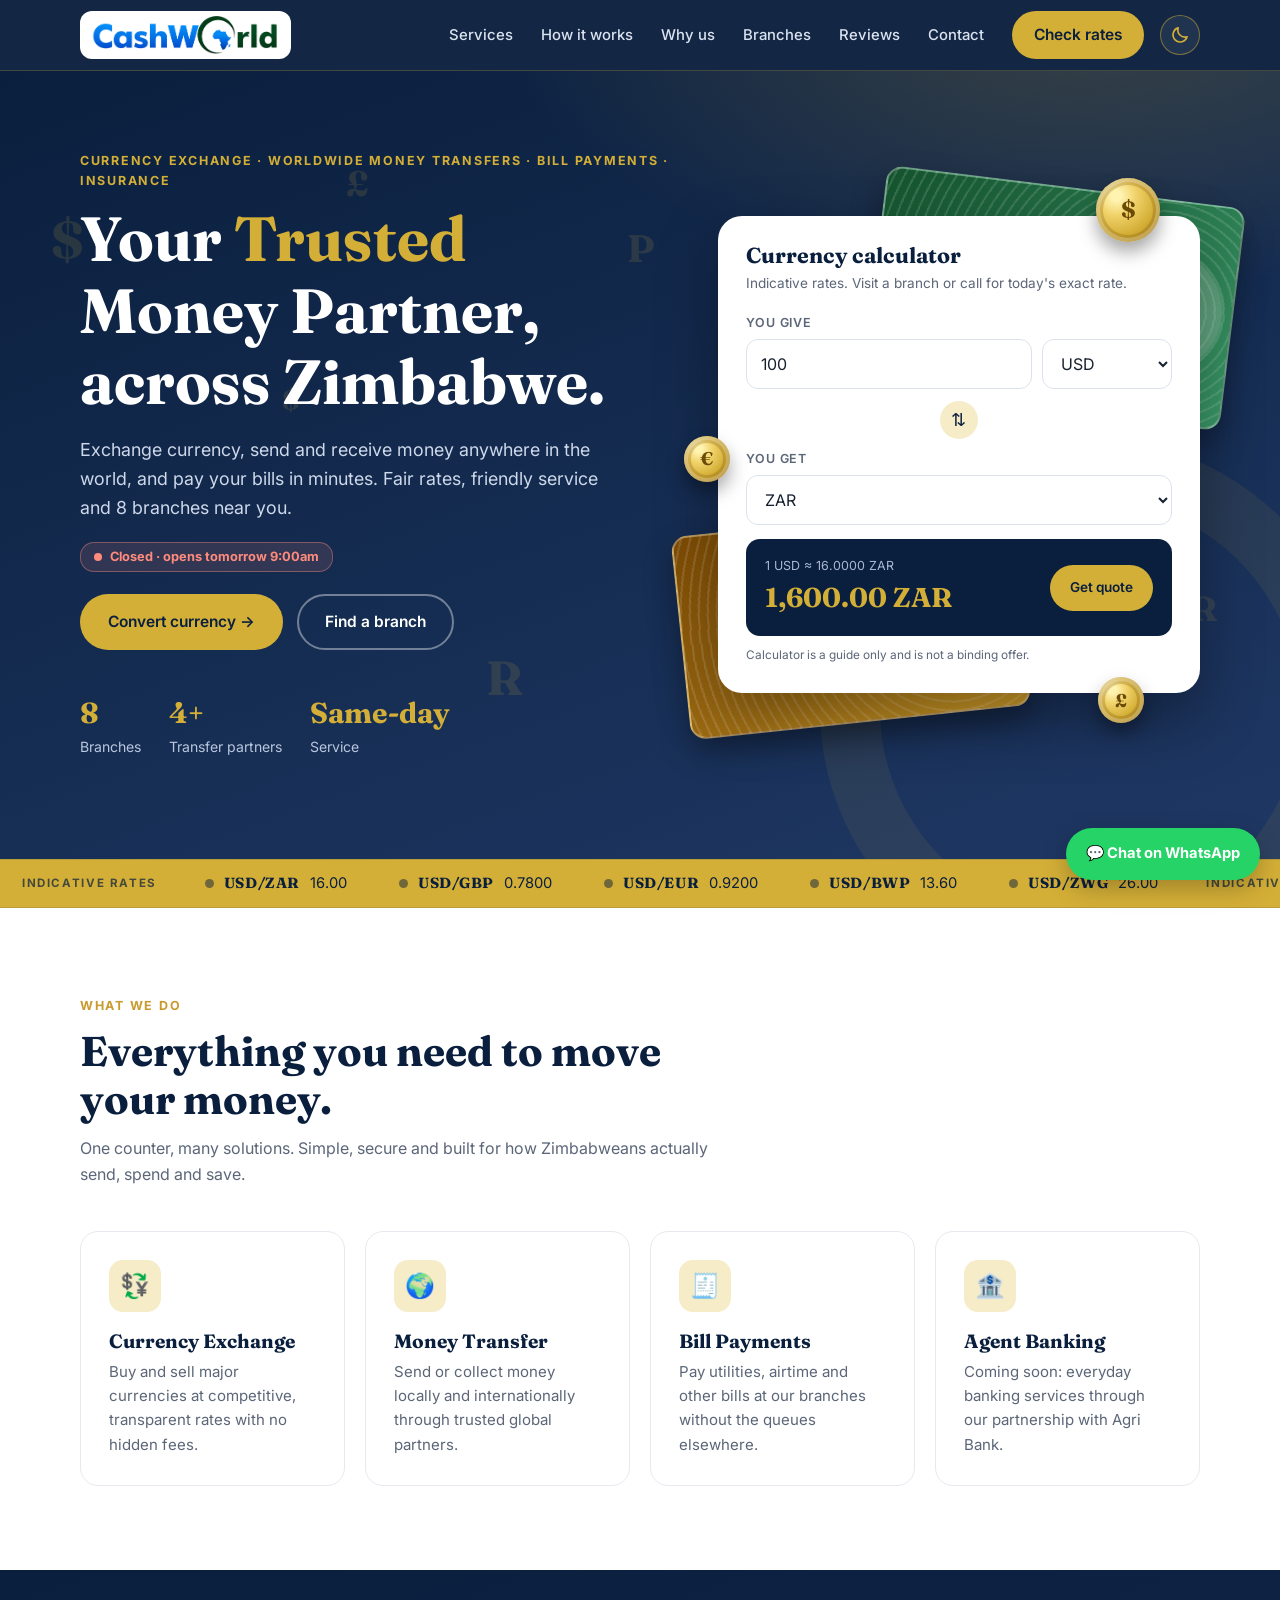
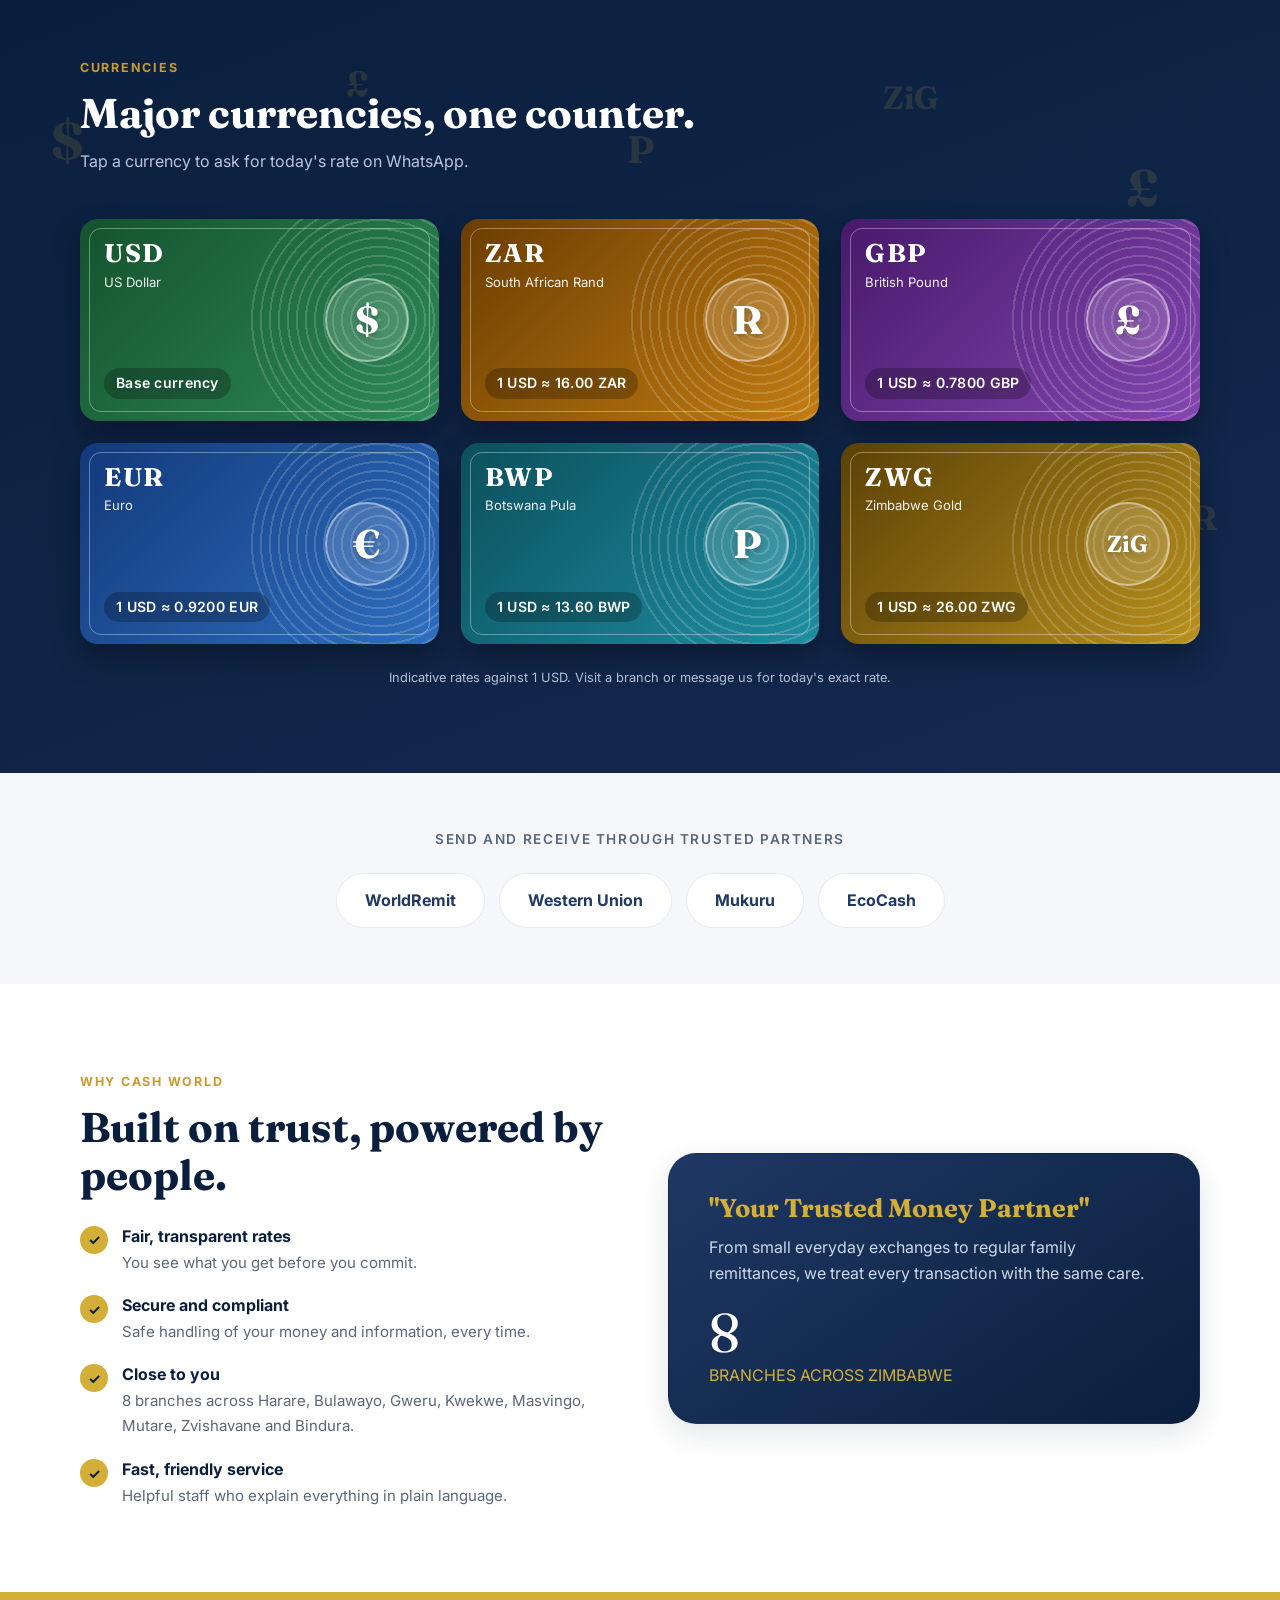
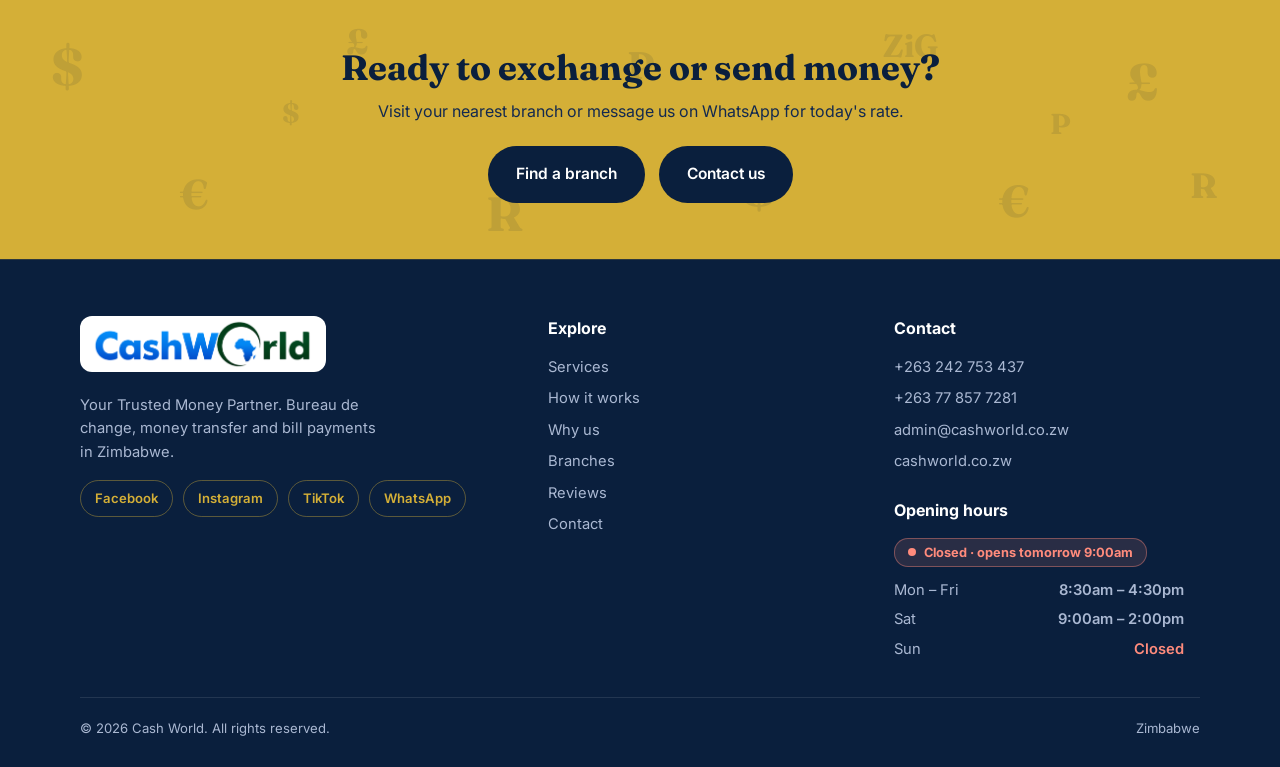
<file: index.html>
<!DOCTYPE html>
<html lang="en">
<head>
<!-- Google tag (gtag.js) -->
<script async src="https://www.googletagmanager.com/gtag/js?id=G-MBRD2YYNVR"></script>
<script>
  window.dataLayer = window.dataLayer || [];
  function gtag(){dataLayer.push(arguments);}
  gtag('js', new Date());
  gtag('config', 'G-MBRD2YYNVR');
</script>

<meta charset="UTF-8">
<meta name="viewport" content="width=device-width, initial-scale=1">
<meta name="color-scheme" content="light dark">
<meta name="theme-color" content="#0A1F3D">
<link rel="icon" href="favicon.ico" sizes="any">
<link rel="icon" type="image/png" sizes="48x48" href="favicon-48.png">
<link rel="icon" type="image/png" sizes="192x192" href="icon-192.png">
<link rel="apple-touch-icon" href="apple-touch-icon.png">
<link rel="canonical" href="https://www.cashworld.co.zw/">
<meta property="og:type" content="website">
<meta property="og:site_name" content="Cash World">
<meta property="og:title" content="Cash World | Currency Exchange &amp; Worldwide Money Transfer">
<meta property="og:description" content="Currency exchange, worldwide money transfers, bill payments and insurance at Cash World, a trusted Zimbabwean bureau de change with branches across the country.">
<meta property="og:url" content="https://www.cashworld.co.zw/">
<meta property="og:image" content="https://www.cashworld.co.zw/images/og-image.png">
<meta name="twitter:card" content="summary_large_image">
<meta name="twitter:image" content="https://www.cashworld.co.zw/images/og-image.png">
<script type="application/ld+json">{"@context": "https://schema.org", "@type": "FinancialService", "@id": "https://www.cashworld.co.zw/#business", "name": "Cash World", "alternateName": ["CashWorld", "Cashworld Bureau"], "url": "https://www.cashworld.co.zw/", "logo": "https://www.cashworld.co.zw/icon-512.png", "image": "https://www.cashworld.co.zw/images/og-image.png", "description": "Zimbabwean bureau de change and money transfer business offering currency exchange, worldwide money transfers, bill payments and insurance services.", "slogan": "Your Trusted Money Partner", "telephone": "+263242753437", "email": "admin@cashworld.co.zw", "address": {"@type": "PostalAddress", "streetAddress": "130, 2nd Avenue, Showgrounds", "addressLocality": "Harare", "addressCountry": "ZW"}, "areaServed": [{"@type": "Country", "name": "Zimbabwe"}, {"@type": "Place", "name": "Worldwide"}], "sameAs": ["https://www.facebook.com/profile.php?id=61559407846797", "https://www.instagram.com/cas.hworld", "https://www.tiktok.com/@cashworldmoneytransfer"], "hasOfferCatalog": {"@type": "OfferCatalog", "name": "Cash World services", "itemListElement": [{"@type": "Offer", "itemOffered": {"@type": "Service", "name": "Currency Exchange", "description": "Buy and sell major currencies at competitive, transparent rates."}}, {"@type": "Offer", "itemOffered": {"@type": "Service", "name": "Money Transfer", "description": "Send or receive money worldwide, locally and internationally, through trusted partners."}}, {"@type": "Offer", "itemOffered": {"@type": "Service", "name": "Bill Payments", "description": "Pay utilities, airtime and other bills at our branches."}}, {"@type": "Offer", "itemOffered": {"@type": "Service", "name": "Insurance Services"}}]}}</script>
<script type="application/ld+json">{"@context": "https://schema.org", "@type": "WebSite", "name": "Cash World", "url": "https://www.cashworld.co.zw/"}</script>
<title>Cash World | Currency Exchange & Worldwide Money Transfer</title>
<meta name="description" content="Currency exchange, worldwide money transfers, bill payments and insurance at Cash World, a trusted Zimbabwean bureau de change with branches across the country.">
<link rel="preconnect" href="https://fonts.googleapis.com">
<link rel="preconnect" href="https://fonts.gstatic.com" crossorigin>
<link href="https://fonts.googleapis.com/css2?family=Fraunces:opsz,wght@9..144,600;9..144,700&family=Inter:wght@400;500;600;700&display=swap" rel="stylesheet">
<script src="js/theme.js"></script>
<link rel="stylesheet" href="css/style.css">
</head>
<body>

<header>
  <div class="wrap nav">
    <a href="index.html" class="logo" aria-label="Cash World home"><img class="logo-img" src="images/ChatGPT Image Jun 30, 2026, 11_26_32 AM (1).png" width="285" height="112" alt="Cash World"></a>
    <nav>
      <button class="theme-toggle" id="themeToggle" type="button" aria-label="Switch to dark mode" title="Switch to dark mode"></button>
      <button class="menu-btn" aria-label="Menu" onclick="document.getElementById('menu').classList.toggle('open')">☰</button>
      <ul id="menu">
        <li><a class="link" href="services.html">Services</a></li>
        <li><a class="link" href="how-it-works.html">How it works</a></li>
        <li><a class="link" href="why-us.html">Why us</a></li>
        <li><a class="link" href="branches.html">Branches</a></li>
        <li><a class="link" href="reviews.html">Reviews</a></li>
        <li><a class="link" href="contact.html">Contact</a></li>
        <li><a class="btn btn-gold" style="padding:10px 20px" href="index.html#rates">Check rates</a></li>
      </ul>
    </nav>
  </div>
</header>

<main id="top">
<section class="hero">
  <div class="wrap hero-grid">
    <div>
      <span class="eyebrow" style="color:var(--gold)">Currency Exchange · Worldwide Money Transfers · Bill Payments · Insurance</span>
      <h1>Your <em>Trusted</em> Money Partner, across Zimbabwe.</h1>
      <p class="lead">Exchange currency, send and receive money anywhere in the world, and pay your bills in minutes. Fair rates, friendly service and 8 branches near you.</p>
      <p class="hero-status"><span class="live-pill" data-open-status></span></p>
      <div class="hero-cta">
        <a class="btn btn-gold" href="#rates">Convert currency →</a>
        <a class="btn btn-ghost" href="branches.html">Find a branch</a>
      </div>
      <div class="trust">
        <div><b>8</b>Branches</div>
        <div><b>4+</b>Transfer partners</div>
        <div><b>Same-day</b>Service</div>
      </div>
    </div>

    <div class="calc-wrap">
      <div class="coin c1" aria-hidden="true">$</div>
      <div class="coin c2" aria-hidden="true">€</div>
      <div class="coin c3" aria-hidden="true">£</div>
    <div class="calc" id="rates">
      <h3>Currency calculator</h3>
      <p class="sub">Indicative rates. Visit a branch or call for today's exact rate.</p>
      <div class="field">
        <label for="amt">You give</label>
        <div class="row">
          <input id="amt" type="number" min="0" value="100" inputmode="decimal">
          <select id="from"></select>
        </div>
      </div>
      <button class="swap" id="swap" aria-label="Swap currencies">⇅</button>
      <div class="field">
        <label for="to">You get</label>
        <div class="row">
          <select id="to" style="max-width:none"></select>
        </div>
      </div>
      <div class="result">
        <div><small id="rateline">Rate</small><strong id="out">0.00</strong></div>
        <a class="btn btn-gold" style="padding:10px 18px;font-size:.85rem" id="waquote" href="#" target="_blank" rel="noopener">Get quote</a>
      </div>
      <p class="disclaimer">Calculator is a guide only and is not a binding offer.</p>
    </div>
    </div>
  </div>
</section>

<div class="ticker" aria-hidden="true"><div class="ticker-track" id="tickerTrack"></div></div>

<section id="services">
  <div class="wrap">
    <div class="section-head reveal">
      <span class="eyebrow">What we do</span>
      <h2>Everything you need to move your money.</h2>
      <p>One counter, many solutions. Simple, secure and built for how Zimbabweans actually send, spend and save.</p>
    </div>
    <div class="grid-4">
      <div class="card reveal"><div class="icon">💱</div><h3>Currency Exchange</h3><p>Buy and sell major currencies at competitive, transparent rates with no hidden fees.</p></div>
      <div class="card reveal"><div class="icon">🌍</div><h3>Money Transfer</h3><p>Send or collect money locally and internationally through trusted global partners.</p></div>
      <div class="card reveal"><div class="icon">🧾</div><h3>Bill Payments</h3><p>Pay utilities, airtime and other bills at our branches without the queues elsewhere.</p></div>
      <div class="card reveal"><div class="icon">🏦</div><h3>Agent Banking</h3><p>Coming soon: everyday banking services through our partnership with Agri Bank.</p></div>
    </div>
  </div>
</section>

<section class="currencies" id="currencies">
  <div class="wrap">
    <div class="section-head reveal">
      <span class="eyebrow">Currencies</span>
      <h2>Major currencies, one counter.</h2>
      <p>Tap a currency to ask for today's rate on WhatsApp.</p>
    </div>
    <div class="note-grid" id="noteGrid"></div>
    <p class="note-disc">Indicative rates against 1 USD. Visit a branch or message us for today's exact rate.</p>
  </div>
</section>

<div class="partners">
  <div class="wrap">
    <p class="t">Send and receive through trusted partners</p>
    <div class="chips">
      <div class="chip">WorldRemit</div>
      <div class="chip">Western Union</div>
      <div class="chip">Mukuru</div>
      <div class="chip">EcoCash</div>
    </div>
  </div>
</div>

<section id="why">
  <div class="wrap why-grid">
    <div class="reveal">
      <span class="eyebrow">Why Cash World</span>
      <h2 style="font-size:clamp(1.8rem,4vw,2.6rem);margin-bottom:24px">Built on trust, powered by people.</h2>
      <ul class="why-list">
        <li><div class="tick">✓</div><div><b>Fair, transparent rates</b><span>You see what you get before you commit.</span></div></li>
        <li><div class="tick">✓</div><div><b>Secure and compliant</b><span>Safe handling of your money and information, every time.</span></div></li>
        <li><div class="tick">✓</div><div><b>Close to you</b><span>8 branches across Harare, Bulawayo, Gweru, Kwekwe, Masvingo, Mutare, Zvishavane and Bindura.</span></div></li>
        <li><div class="tick">✓</div><div><b>Fast, friendly service</b><span>Helpful staff who explain everything in plain language.</span></div></li>
      </ul>
    </div>
    <div class="why-box reveal">
      <h3>"Your Trusted Money Partner"</h3>
      <p>From small everyday exchanges to regular family remittances, we treat every transaction with the same care.</p>
      <div class="big">8<small>BRANCHES ACROSS ZIMBABWE</small></div>
    </div>
  </div>
</section>

<section class="cta-band">
  <div class="wrap">
    <h2>Ready to exchange or send money?</h2>
    <p>Visit your nearest branch or message us on WhatsApp for today's rate.</p>
    <div class="row-btns">
      <a class="btn btn-navy" href="branches.html">Find a branch</a>
      <a class="btn btn-navy" href="contact.html">Contact us</a>
    </div>
  </div>
</section>
</main>

<footer>
  <div class="wrap">
    <div class="f-grid">
      <div>
        <a href="index.html" class="logo logo-foot" aria-label="Cash World home"><img class="logo-img" src="images/ChatGPT Image Jun 30, 2026, 11_26_32 AM (1).png" width="285" height="112" alt="Cash World"></a>
        <p style="margin-top:14px;max-width:300px;font-size:.92rem">Your Trusted Money Partner. Bureau de change, money transfer and bill payments in Zimbabwe.</p>
        <div class="socials">
          <a href="https://www.facebook.com/profile.php?id=61559407846797" target="_blank" rel="noopener" aria-label="Cash World on Facebook">Facebook</a>
          <a href="https://www.instagram.com/cas.hworld?utm_source=ig_web_button_share_sheet&amp;dlrf=ZDNlZDc0MzIxNw==" target="_blank" rel="noopener" aria-label="Cash World on Instagram">Instagram</a>
          <a href="https://www.tiktok.com/@cashworldmoneytransfer?is_from_webapp=1&amp;sender_device=pc" target="_blank" rel="noopener" aria-label="Cash World on TikTok">TikTok</a>
          <a href="https://wa.me/263717471617" target="_blank" rel="noopener">WhatsApp</a>
        </div>
      </div>
      <div><h4>Explore</h4><ul><li><a href="services.html">Services</a></li><li><a href="how-it-works.html">How it works</a></li><li><a href="why-us.html">Why us</a></li><li><a href="branches.html">Branches</a></li><li><a href="reviews.html">Reviews</a></li><li><a href="contact.html">Contact</a></li></ul></div>
      <div><h4>Contact</h4><ul><li>+263 242 753 437</li><li>+263 77 857 7281</li><li>admin@cashworld.co.zw</li><li>cashworld.co.zw</li></ul><h4 class="f-sub">Opening hours</h4><span class="live-pill" data-open-status></span><ul class="hours-list" data-hours></ul></div>
    </div>
    <div class="copy"><span>© <span id="yr"></span> Cash World. All rights reserved.</span><span>Zimbabwe</span></div>
  </div>
</footer>
<a class="wa" href="https://wa.me/263717471617" target="_blank" rel="noopener">💬 Chat on WhatsApp</a>

<script src="js/main.js"></script>
</body>
</html>
</file>
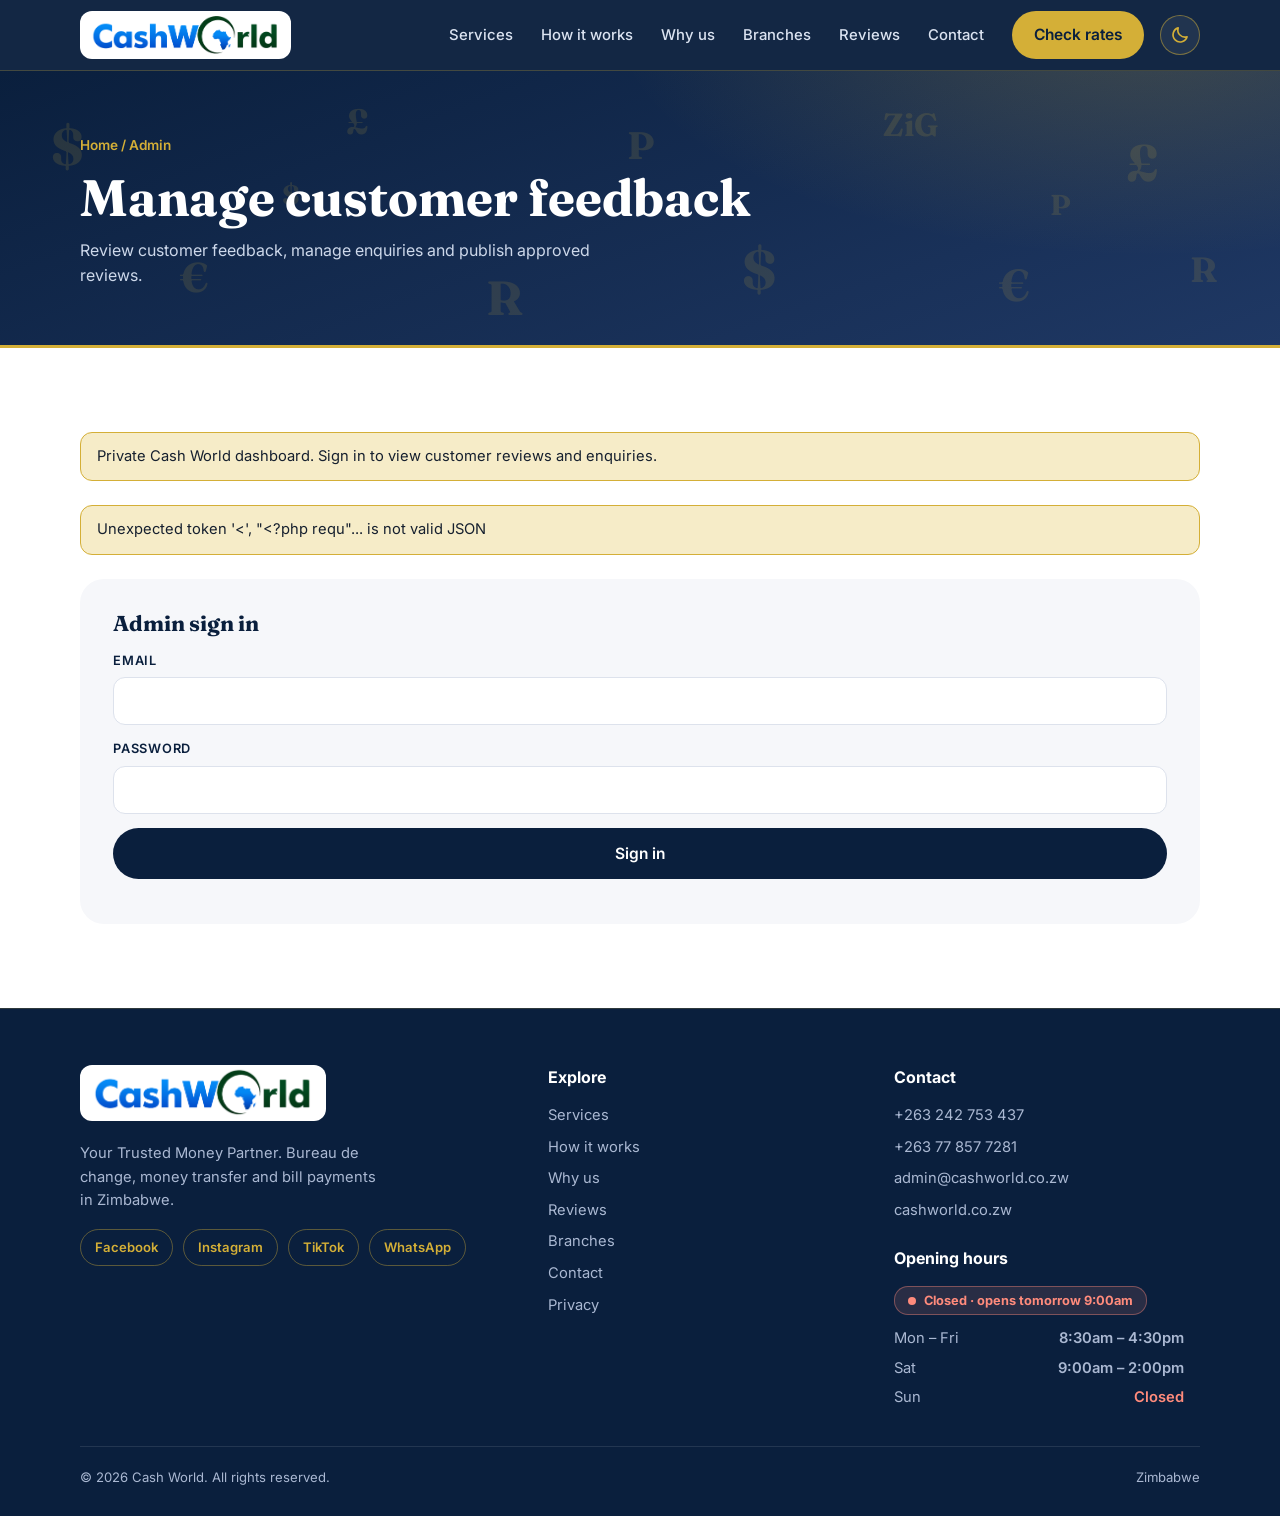
<file: admin.html>
<!DOCTYPE html>
<html lang="en">
<head>
<meta charset="UTF-8">
<meta name="viewport" content="width=device-width, initial-scale=1">
<meta name="color-scheme" content="light dark">
<meta name="theme-color" content="#0A1F3D">
<link rel="icon" href="favicon.ico" sizes="any">
<link rel="icon" type="image/png" sizes="48x48" href="favicon-48.png">
<link rel="icon" type="image/png" sizes="192x192" href="icon-192.png">
<link rel="apple-touch-icon" href="apple-touch-icon.png">
<title>Admin | Cash World</title>
<meta name="description" content="Cash World administration.">
<link rel="preconnect" href="https://fonts.googleapis.com">
<link rel="preconnect" href="https://fonts.gstatic.com" crossorigin>
<link href="https://fonts.googleapis.com/css2?family=Fraunces:opsz,wght@9..144,600;9..144,700&family=Inter:wght@400;500;600;700&display=swap" rel="stylesheet">
<script src="js/theme.js"></script>
<link rel="stylesheet" href="css/style.css">

<meta name="robots" content="noindex, nofollow">
</head>
<body>

<header>
  <div class="wrap nav">
    <a href="index.html" class="logo" aria-label="Cash World home"><img class="logo-img" src="images/ChatGPT Image Jun 30, 2026, 11_26_32 AM (1).png" width="285" height="112" alt="Cash World"></a>
    <nav>
      <button class="theme-toggle" id="themeToggle" type="button" aria-label="Switch to dark mode" title="Switch to dark mode"></button>
      <button class="menu-btn" aria-label="Menu" onclick="document.getElementById('menu').classList.toggle('open')">☰</button>
      <ul id="menu">
        <li><a class="link" href="services.html">Services</a></li>
        <li><a class="link" href="how-it-works.html">How it works</a></li>
        <li><a class="link" href="why-us.html">Why us</a></li>
        <li><a class="link" href="branches.html">Branches</a></li>
        <li><a class="link" href="reviews.html">Reviews</a></li>
        <li><a class="link" href="contact.html">Contact</a></li>
        <li><a class="btn btn-gold" style="padding:10px 20px" href="index.html#rates">Check rates</a></li>
      </ul>
    </nav>
  </div>
</header>

<main id="top">
<section class="page-hero" style="padding-bottom:56px">
  <div class="wrap">
    <div class="crumbs"><a href="index.html">Home</a> / Admin</div>
    <h1>Manage customer feedback</h1>
    <p>Review customer feedback, manage enquiries and publish approved reviews.</p>
  </div>
</section>
<section class="admin">
  <div class="wrap">
    <div class="notice">Private Cash World dashboard. Sign in to view customer reviews and enquiries.</div>
    <div id="adminMsg" class="notice" hidden role="alert"></div>

    <form class="form login" id="loginForm" hidden>
      <h3 style="margin-bottom:14px;font-size:1.35rem">Admin sign in</h3>
      <div class="field"><label for="admEmail">Email</label><input id="admEmail" type="email" autocomplete="username" required></div>
      <div class="field"><label for="admPass">Password</label><input id="admPass" type="password" autocomplete="current-password" required></div>
      <button class="btn btn-navy" id="loginBtn" type="submit" style="width:100%;justify-content:center">Sign in</button>
      <p class="form-msg bad" id="loginMsg" role="alert"></p>
    </form>

    <div id="panel" hidden>
      <div class="admin-bar">
        <div class="stats" id="stats"></div>
        <button class="btn btn-line btn-sm" id="signOut" type="button" hidden>Sign out</button>
      </div>
      <div class="tabs" id="filters"></div>
      <div id="adminList"></div><h2 style="margin:36px 0 16px">Customer enquiries</h2><div id="enquiryList"></div>
    </div>
  </div>
</section>
</main>

<footer>
  <div class="wrap">
    <div class="f-grid">
      <div>
        <a href="index.html" class="logo logo-foot" aria-label="Cash World home"><img class="logo-img" src="images/ChatGPT Image Jun 30, 2026, 11_26_32 AM (1).png" width="285" height="112" alt="Cash World"></a>
        <p style="margin-top:14px;max-width:300px;font-size:.92rem">Your Trusted Money Partner. Bureau de change, money transfer and bill payments in Zimbabwe.</p>
        <div class="socials">
          <a href="https://www.facebook.com/profile.php?id=61559407846797" target="_blank" rel="noopener" aria-label="Cash World on Facebook">Facebook</a>
          <a href="https://www.instagram.com/cas.hworld?utm_source=ig_web_button_share_sheet&amp;dlrf=ZDNlZDc0MzIxNw==" target="_blank" rel="noopener" aria-label="Cash World on Instagram">Instagram</a>
          <a href="https://www.tiktok.com/@cashworldmoneytransfer?is_from_webapp=1&amp;sender_device=pc" target="_blank" rel="noopener" aria-label="Cash World on TikTok">TikTok</a>
          <a href="https://wa.me/263717471617" target="_blank" rel="noopener">WhatsApp</a>
        </div>
      </div>
      <div><h4>Explore</h4><ul><li><a href="services.html">Services</a></li><li><a href="how-it-works.html">How it works</a></li><li><a href="why-us.html">Why us</a></li><li><a href="reviews.html">Reviews</a></li><li><a href="branches.html">Branches</a></li><li><a href="contact.html">Contact</a></li><li><a href="privacy.html">Privacy</a></li></ul></div>
      <div><h4>Contact</h4><ul><li>+263 242 753 437</li><li>+263 77 857 7281</li><li>admin@cashworld.co.zw</li><li>cashworld.co.zw</li></ul><h4 class="f-sub">Opening hours</h4><span class="live-pill" data-open-status></span><ul class="hours-list" data-hours></ul></div>
    </div>
    <div class="copy"><span>© <span id="yr"></span> Cash World. All rights reserved.</span><span>Zimbabwe</span></div>
  </div>
</footer>



<script src="js/reviews.js"></script>
<script src="js/main.js"></script>
<script src="js/admin.js"></script>
</body>
</html>
</file>
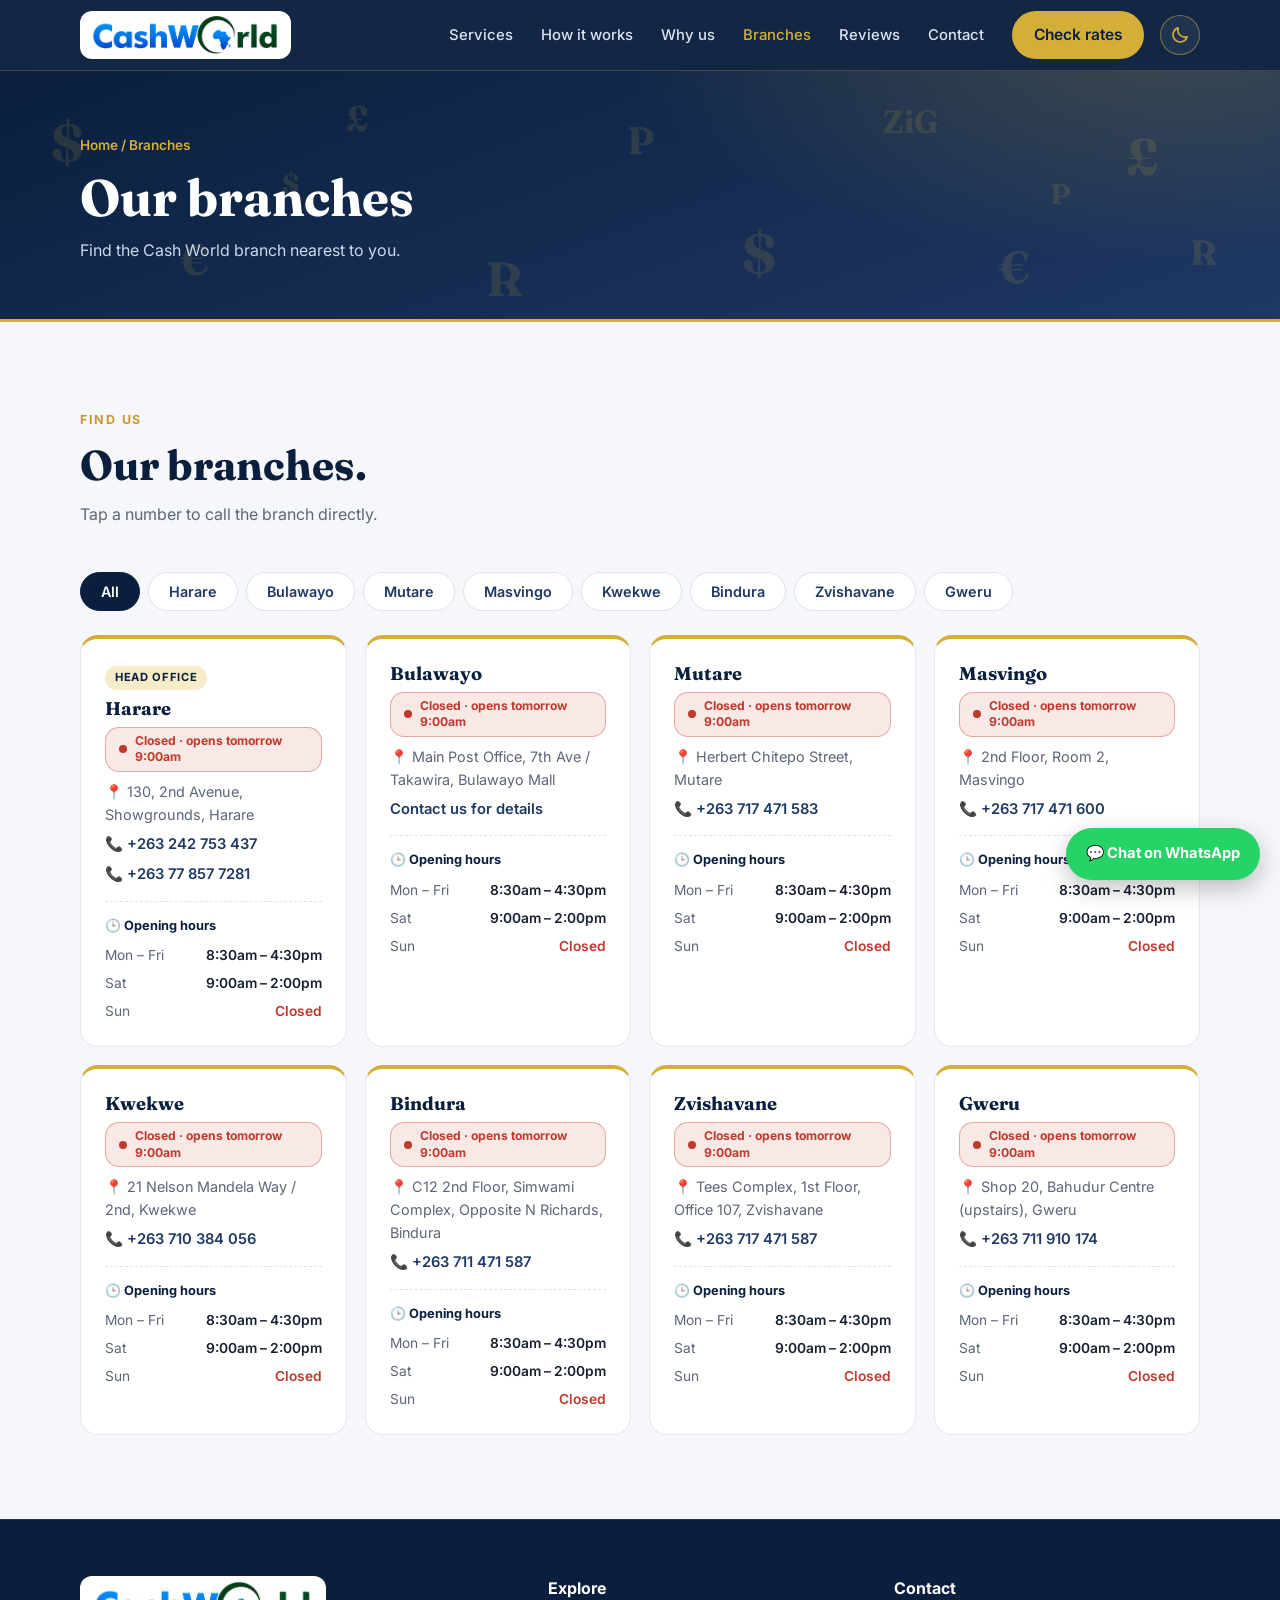
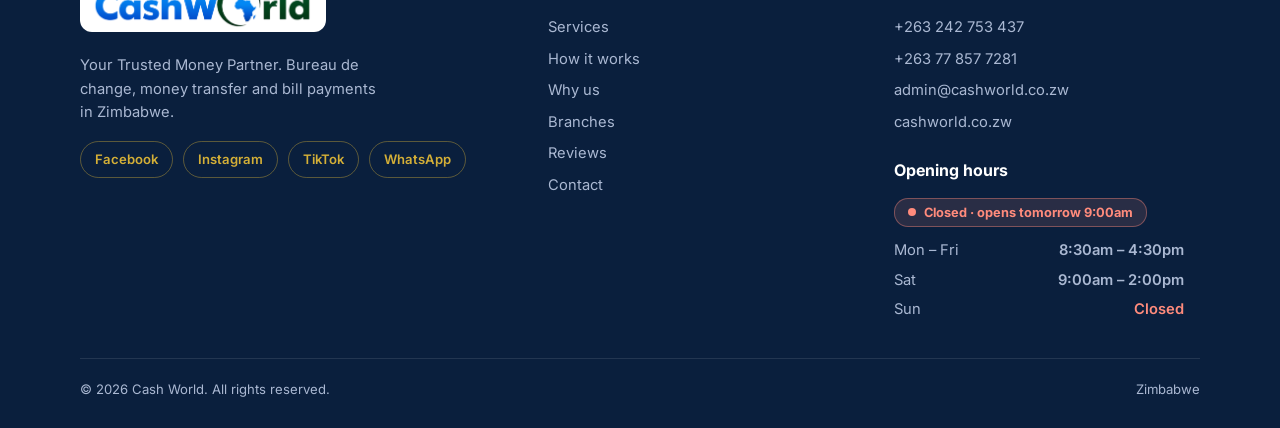
<file: branches.html>
<!DOCTYPE html>
<html lang="en">
<head>
<!-- Google tag (gtag.js) -->
<script async src="https://www.googletagmanager.com/gtag/js?id=G-MBRD2YYNVR"></script>
<script>
  window.dataLayer = window.dataLayer || [];
  function gtag(){dataLayer.push(arguments);}
  gtag('js', new Date());
  gtag('config', 'G-MBRD2YYNVR');
</script>

<meta charset="UTF-8">
<meta name="viewport" content="width=device-width, initial-scale=1">
<meta name="color-scheme" content="light dark">
<meta name="theme-color" content="#0A1F3D">
<link rel="icon" href="favicon.ico" sizes="any">
<link rel="icon" type="image/png" sizes="48x48" href="favicon-48.png">
<link rel="icon" type="image/png" sizes="192x192" href="icon-192.png">
<link rel="apple-touch-icon" href="apple-touch-icon.png">
<link rel="canonical" href="https://www.cashworld.co.zw/branches.html">
<meta property="og:type" content="website">
<meta property="og:site_name" content="Cash World">
<meta property="og:title" content="Branches | Cash World">
<meta property="og:description" content="Find a Cash World branch in Harare, Bulawayo, Gweru, Kwekwe, Masvingo, Mutare, Zvishavane and Bindura.">
<meta property="og:url" content="https://www.cashworld.co.zw/branches.html">
<meta property="og:image" content="https://www.cashworld.co.zw/images/og-image.png">
<meta name="twitter:card" content="summary_large_image">
<meta name="twitter:image" content="https://www.cashworld.co.zw/images/og-image.png">
<title>Branches | Cash World</title>
<meta name="description" content="Find a Cash World branch in Harare, Bulawayo, Gweru, Kwekwe, Masvingo, Mutare, Zvishavane and Bindura.">
<link rel="preconnect" href="https://fonts.googleapis.com">
<link rel="preconnect" href="https://fonts.gstatic.com" crossorigin>
<link href="https://fonts.googleapis.com/css2?family=Fraunces:opsz,wght@9..144,600;9..144,700&family=Inter:wght@400;500;600;700&display=swap" rel="stylesheet">
<script src="js/theme.js"></script>
<link rel="stylesheet" href="css/style.css">
</head>
<body>

<header>
  <div class="wrap nav">
    <a href="index.html" class="logo" aria-label="Cash World home"><img class="logo-img" src="images/ChatGPT Image Jun 30, 2026, 11_26_32 AM (1).png" width="285" height="112" alt="Cash World"></a>
    <nav>
      <button class="theme-toggle" id="themeToggle" type="button" aria-label="Switch to dark mode" title="Switch to dark mode"></button>
      <button class="menu-btn" aria-label="Menu" onclick="document.getElementById('menu').classList.toggle('open')">☰</button>
      <ul id="menu">
        <li><a class="link" href="services.html">Services</a></li>
        <li><a class="link" href="how-it-works.html">How it works</a></li>
        <li><a class="link" href="why-us.html">Why us</a></li>
        <li><a class="link active" href="branches.html">Branches</a></li>
        <li><a class="link" href="reviews.html">Reviews</a></li>
        <li><a class="link" href="contact.html">Contact</a></li>
        <li><a class="btn btn-gold" style="padding:10px 20px" href="index.html#rates">Check rates</a></li>
      </ul>
    </nav>
  </div>
</header>

<main id="top">
<section class="page-hero" style="padding-bottom:56px">
  <div class="wrap">
    <div class="crumbs"><a href="index.html">Home</a> / Branches</div>
    <h1>Our branches</h1>
    <p>Find the Cash World branch nearest to you.</p>
  </div>
</section>
<section class="branches" id="branches">
  <div class="wrap">
    <div class="section-head reveal">
      <span class="eyebrow">Find us</span>
      <h2>Our branches.</h2>
      <p>Tap a number to call the branch directly.</p>
    </div>
    <div class="tabs" id="tabs"></div>
    <div class="branch-grid" id="branchGrid"></div>
  </div>
</section>
</main>

<footer>
  <div class="wrap">
    <div class="f-grid">
      <div>
        <a href="index.html" class="logo logo-foot" aria-label="Cash World home"><img class="logo-img" src="images/ChatGPT Image Jun 30, 2026, 11_26_32 AM (1).png" width="285" height="112" alt="Cash World"></a>
        <p style="margin-top:14px;max-width:300px;font-size:.92rem">Your Trusted Money Partner. Bureau de change, money transfer and bill payments in Zimbabwe.</p>
        <div class="socials">
          <a href="https://www.facebook.com/profile.php?id=61559407846797" target="_blank" rel="noopener" aria-label="Cash World on Facebook">Facebook</a>
          <a href="https://www.instagram.com/cas.hworld?utm_source=ig_web_button_share_sheet&amp;dlrf=ZDNlZDc0MzIxNw==" target="_blank" rel="noopener" aria-label="Cash World on Instagram">Instagram</a>
          <a href="https://www.tiktok.com/@cashworldmoneytransfer?is_from_webapp=1&amp;sender_device=pc" target="_blank" rel="noopener" aria-label="Cash World on TikTok">TikTok</a>
          <a href="https://wa.me/263717471617" target="_blank" rel="noopener">WhatsApp</a>
        </div>
      </div>
      <div><h4>Explore</h4><ul><li><a href="services.html">Services</a></li><li><a href="how-it-works.html">How it works</a></li><li><a href="why-us.html">Why us</a></li><li><a href="branches.html">Branches</a></li><li><a href="reviews.html">Reviews</a></li><li><a href="contact.html">Contact</a></li></ul></div>
      <div><h4>Contact</h4><ul><li>+263 242 753 437</li><li>+263 77 857 7281</li><li>admin@cashworld.co.zw</li><li>cashworld.co.zw</li></ul><h4 class="f-sub">Opening hours</h4><span class="live-pill" data-open-status></span><ul class="hours-list" data-hours></ul></div>
    </div>
    <div class="copy"><span>© <span id="yr"></span> Cash World. All rights reserved.</span><span>Zimbabwe</span></div>
  </div>
</footer>
<a class="wa" href="https://wa.me/263717471617" target="_blank" rel="noopener">💬 Chat on WhatsApp</a>

<script src="js/main.js"></script>
</body>
</html>
</file>
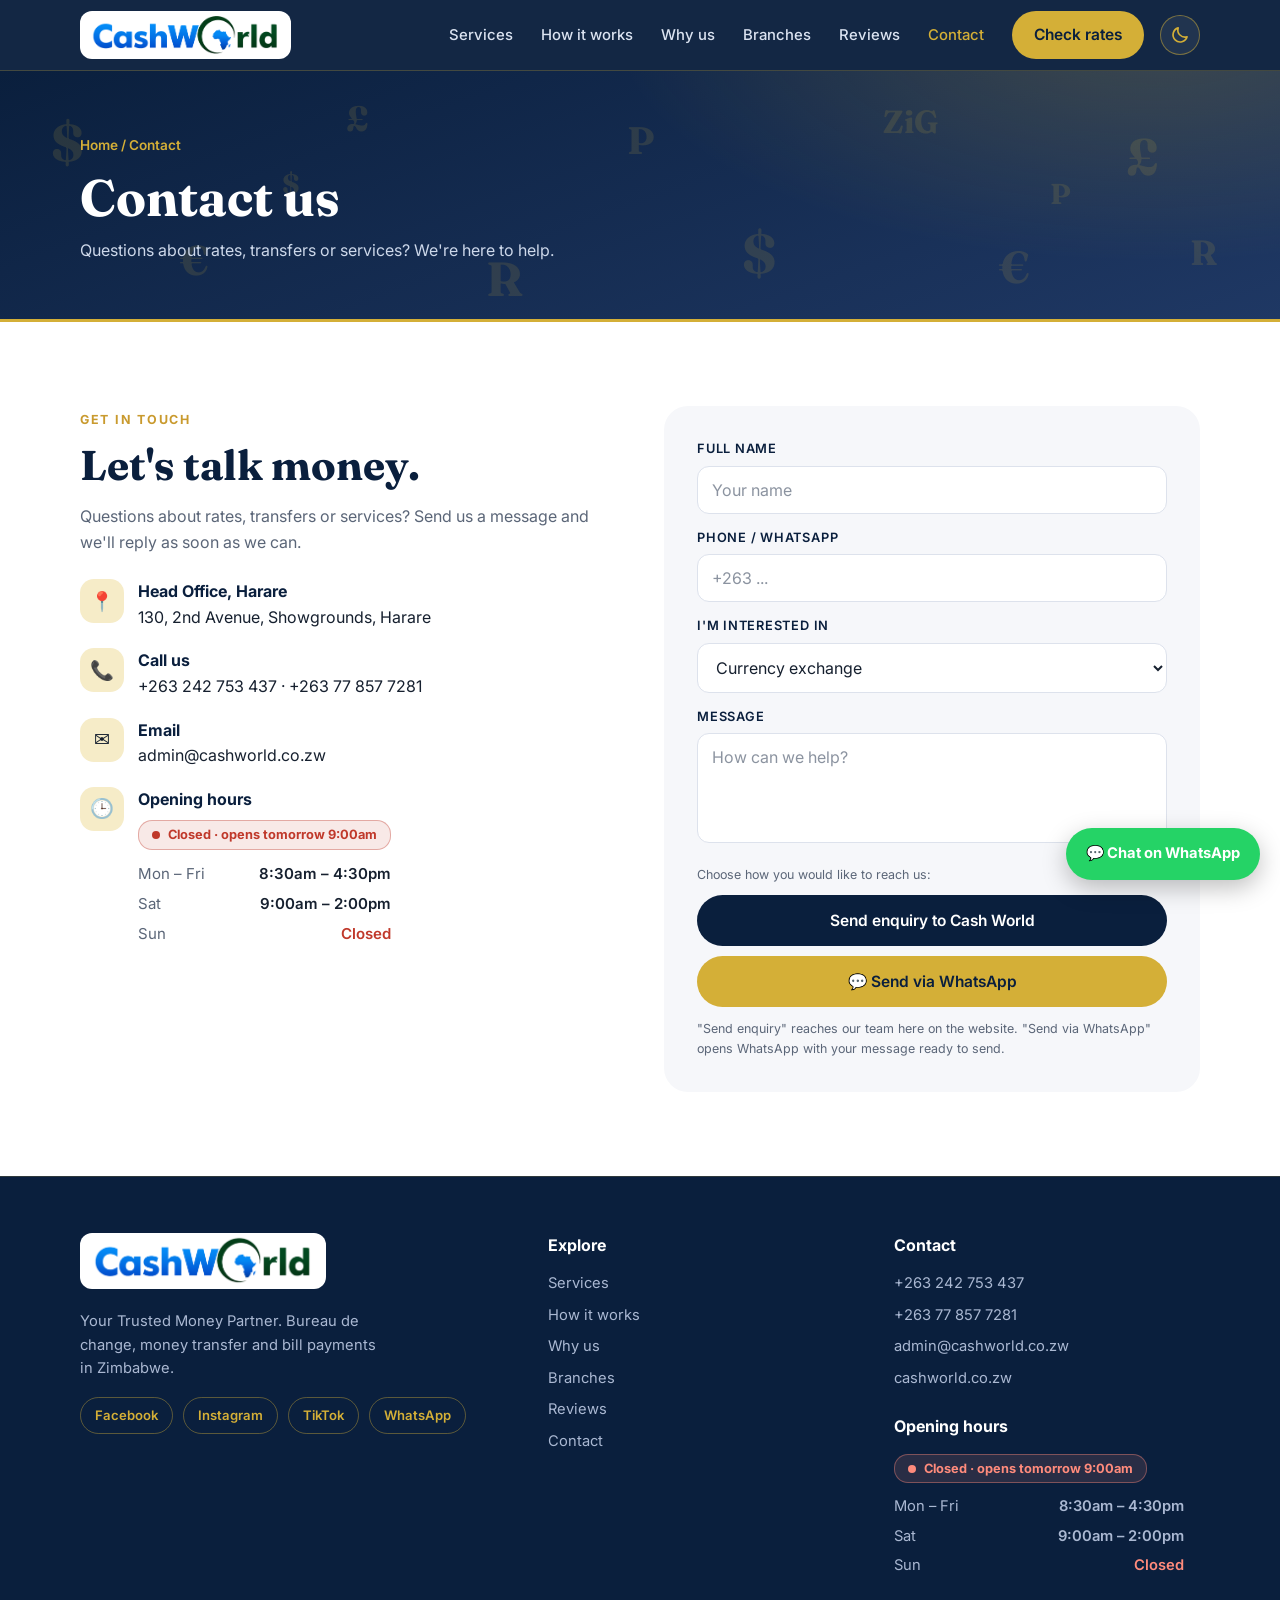
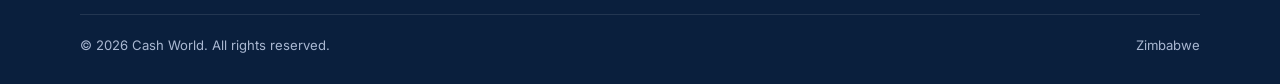
<file: contact.html>
<!DOCTYPE html>
<html lang="en">
<head>
<!-- Google tag (gtag.js) -->
<script async src="https://www.googletagmanager.com/gtag/js?id=G-MBRD2YYNVR"></script>
<script>
  window.dataLayer = window.dataLayer || [];
  function gtag(){dataLayer.push(arguments);}
  gtag('js', new Date());
  gtag('config', 'G-MBRD2YYNVR');
</script>

<meta charset="UTF-8">
<meta name="viewport" content="width=device-width, initial-scale=1">
<meta name="color-scheme" content="light dark">
<meta name="theme-color" content="#0A1F3D">
<link rel="icon" href="favicon.ico" sizes="any">
<link rel="icon" type="image/png" sizes="48x48" href="favicon-48.png">
<link rel="icon" type="image/png" sizes="192x192" href="icon-192.png">
<link rel="apple-touch-icon" href="apple-touch-icon.png">
<link rel="canonical" href="https://www.cashworld.co.zw/contact.html">
<meta property="og:type" content="website">
<meta property="og:site_name" content="Cash World">
<meta property="og:title" content="Contact | Cash World">
<meta property="og:description" content="Contact Cash World by phone, email or WhatsApp.">
<meta property="og:url" content="https://www.cashworld.co.zw/contact.html">
<meta property="og:image" content="https://www.cashworld.co.zw/images/og-image.png">
<meta name="twitter:card" content="summary_large_image">
<meta name="twitter:image" content="https://www.cashworld.co.zw/images/og-image.png">
<title>Contact | Cash World</title>
<meta name="description" content="Contact Cash World by phone, email or WhatsApp.">
<link rel="preconnect" href="https://fonts.googleapis.com">
<link rel="preconnect" href="https://fonts.gstatic.com" crossorigin>
<link href="https://fonts.googleapis.com/css2?family=Fraunces:opsz,wght@9..144,600;9..144,700&family=Inter:wght@400;500;600;700&display=swap" rel="stylesheet">
<script src="js/theme.js"></script>
<link rel="stylesheet" href="css/style.css">
</head>
<body>

<header>
  <div class="wrap nav">
    <a href="index.html" class="logo" aria-label="Cash World home"><img class="logo-img" src="images/ChatGPT Image Jun 30, 2026, 11_26_32 AM (1).png" width="285" height="112" alt="Cash World"></a>
    <nav>
      <button class="theme-toggle" id="themeToggle" type="button" aria-label="Switch to dark mode" title="Switch to dark mode"></button>
      <button class="menu-btn" aria-label="Menu" onclick="document.getElementById('menu').classList.toggle('open')">☰</button>
      <ul id="menu">
        <li><a class="link" href="services.html">Services</a></li>
        <li><a class="link" href="how-it-works.html">How it works</a></li>
        <li><a class="link" href="why-us.html">Why us</a></li>
        <li><a class="link" href="branches.html">Branches</a></li>
        <li><a class="link" href="reviews.html">Reviews</a></li>
        <li><a class="link active" href="contact.html">Contact</a></li>
        <li><a class="btn btn-gold" style="padding:10px 20px" href="index.html#rates">Check rates</a></li>
      </ul>
    </nav>
  </div>
</header>

<main id="top">
<section class="page-hero" style="padding-bottom:56px">
  <div class="wrap">
    <div class="crumbs"><a href="index.html">Home</a> / Contact</div>
    <h1>Contact us</h1>
    <p>Questions about rates, transfers or services? We're here to help.</p>
  </div>
</section>
<section id="contact">
  <div class="wrap contact-grid">
    <div class="contact-info reveal">
      <span class="eyebrow">Get in touch</span>
      <h2 style="font-size:clamp(1.8rem,4vw,2.6rem);margin-bottom:14px">Let's talk money.</h2>
      <p>Questions about rates, transfers or services? Send us a message and we'll reply as soon as we can.</p>
      <div class="ci"><div class="icon">📍</div><div><b>Head Office, Harare</b>130, 2nd Avenue, Showgrounds, Harare</div></div>
      <div class="ci"><div class="icon">📞</div><div><b>Call us</b><a href="tel:+263242753437">+263 242 753 437</a> · <a href="tel:+263778577281">+263 77 857 7281</a></div></div>
      <div class="ci"><div class="icon">✉️</div><div><b>Email</b><a href="mailto:admin@cashworld.co.zw">admin@cashworld.co.zw</a></div></div>
      <div class="ci"><div class="icon">🕒</div><div><b>Opening hours</b><span class="live-pill" data-open-status></span><ul class="hours-list" data-hours></ul></div></div>
    </div>
    <form class="form reveal" id="contactForm">
      <div class="field"><label for="name">Full name</label><input id="name" required placeholder="Your name"></div>
      <div class="field"><label for="phone">Phone / WhatsApp</label><input id="phone" required placeholder="+263 ..."></div>
      <div class="field"><label for="topic">I'm interested in</label>
        <select id="topic"><option>Currency exchange</option><option>Money transfer</option><option>Bill payments</option><option>Something else</option></select></div>
      <div class="field"><label for="msg">Message</label><textarea id="msg" placeholder="How can we help?"></textarea></div>
      <div class="hp" aria-hidden="true"><label>Leave this empty<input id="contactWebsite" tabindex="-1" autocomplete="off"></label></div><p class="hint" style="margin:0 0 10px">Choose how you would like to reach us:</p><button class="btn btn-navy" id="contactSend" type="submit" style="width:100%;justify-content:center">Send enquiry to Cash World</button><button class="btn btn-gold" id="contactWa" type="button" style="width:100%;justify-content:center;margin-top:10px">💬 Send via WhatsApp</button><p class="form-msg" id="contactMsg" role="status"></p><p class="hint">"Send enquiry" reaches our team here on the website. "Send via WhatsApp" opens WhatsApp with your message ready to send.</p>
    </form>
  </div>
</section>
</main>

<footer>
  <div class="wrap">
    <div class="f-grid">
      <div>
        <a href="index.html" class="logo logo-foot" aria-label="Cash World home"><img class="logo-img" src="images/ChatGPT Image Jun 30, 2026, 11_26_32 AM (1).png" width="285" height="112" alt="Cash World"></a>
        <p style="margin-top:14px;max-width:300px;font-size:.92rem">Your Trusted Money Partner. Bureau de change, money transfer and bill payments in Zimbabwe.</p>
        <div class="socials">
          <a href="https://www.facebook.com/profile.php?id=61559407846797" target="_blank" rel="noopener" aria-label="Cash World on Facebook">Facebook</a>
          <a href="https://www.instagram.com/cas.hworld?utm_source=ig_web_button_share_sheet&amp;dlrf=ZDNlZDc0MzIxNw==" target="_blank" rel="noopener" aria-label="Cash World on Instagram">Instagram</a>
          <a href="https://www.tiktok.com/@cashworldmoneytransfer?is_from_webapp=1&amp;sender_device=pc" target="_blank" rel="noopener" aria-label="Cash World on TikTok">TikTok</a>
          <a href="https://wa.me/263717471617" target="_blank" rel="noopener">WhatsApp</a>
        </div>
      </div>
      <div><h4>Explore</h4><ul><li><a href="services.html">Services</a></li><li><a href="how-it-works.html">How it works</a></li><li><a href="why-us.html">Why us</a></li><li><a href="branches.html">Branches</a></li><li><a href="reviews.html">Reviews</a></li><li><a href="contact.html">Contact</a></li></ul></div>
      <div><h4>Contact</h4><ul><li>+263 242 753 437</li><li>+263 77 857 7281</li><li>admin@cashworld.co.zw</li><li>cashworld.co.zw</li></ul><h4 class="f-sub">Opening hours</h4><span class="live-pill" data-open-status></span><ul class="hours-list" data-hours></ul></div>
    </div>
    <div class="copy"><span>© <span id="yr"></span> Cash World. All rights reserved.</span><span>Zimbabwe</span></div>
  </div>
</footer>
<a class="wa" href="https://wa.me/263717471617" target="_blank" rel="noopener">💬 Chat on WhatsApp</a>

<script src="js/main.js"></script>
</body>
</html>
</file>
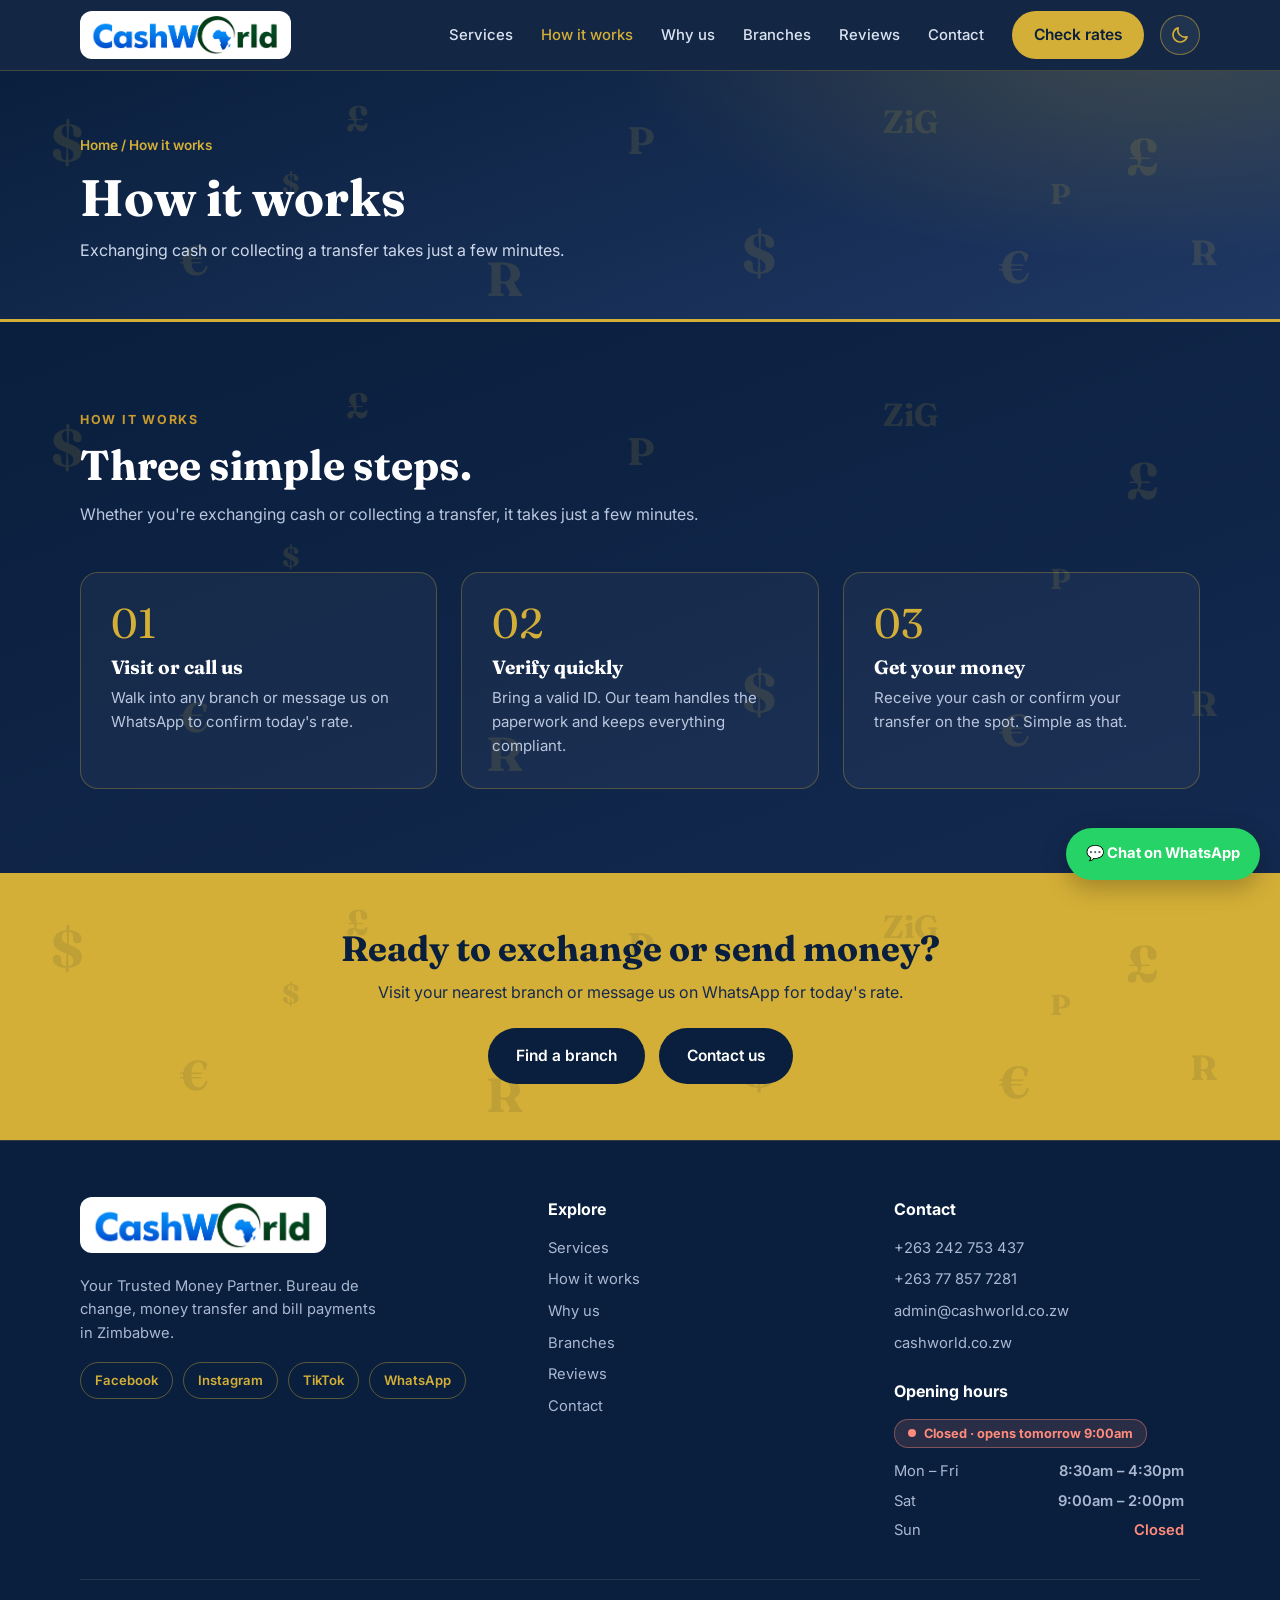
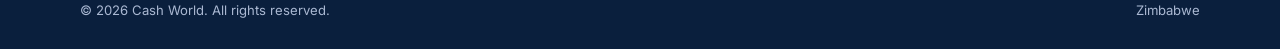
<file: how-it-works.html>
<!DOCTYPE html>
<html lang="en">
<head>
<!-- Google tag (gtag.js) -->
<script async src="https://www.googletagmanager.com/gtag/js?id=G-MBRD2YYNVR"></script>
<script>
  window.dataLayer = window.dataLayer || [];
  function gtag(){dataLayer.push(arguments);}
  gtag('js', new Date());
  gtag('config', 'G-MBRD2YYNVR');
</script>

<meta charset="UTF-8">
<meta name="viewport" content="width=device-width, initial-scale=1">
<meta name="color-scheme" content="light dark">
<meta name="theme-color" content="#0A1F3D">
<link rel="icon" href="favicon.ico" sizes="any">
<link rel="icon" type="image/png" sizes="48x48" href="favicon-48.png">
<link rel="icon" type="image/png" sizes="192x192" href="icon-192.png">
<link rel="apple-touch-icon" href="apple-touch-icon.png">
<link rel="canonical" href="https://www.cashworld.co.zw/how-it-works.html">
<meta property="og:type" content="website">
<meta property="og:site_name" content="Cash World">
<meta property="og:title" content="How it works | Cash World">
<meta property="og:description" content="How to exchange currency or collect a transfer at Cash World in three simple steps.">
<meta property="og:url" content="https://www.cashworld.co.zw/how-it-works.html">
<meta property="og:image" content="https://www.cashworld.co.zw/images/og-image.png">
<meta name="twitter:card" content="summary_large_image">
<meta name="twitter:image" content="https://www.cashworld.co.zw/images/og-image.png">
<title>How it works | Cash World</title>
<meta name="description" content="How to exchange currency or collect a transfer at Cash World in three simple steps.">
<link rel="preconnect" href="https://fonts.googleapis.com">
<link rel="preconnect" href="https://fonts.gstatic.com" crossorigin>
<link href="https://fonts.googleapis.com/css2?family=Fraunces:opsz,wght@9..144,600;9..144,700&family=Inter:wght@400;500;600;700&display=swap" rel="stylesheet">
<script src="js/theme.js"></script>
<link rel="stylesheet" href="css/style.css">
</head>
<body>

<header>
  <div class="wrap nav">
    <a href="index.html" class="logo" aria-label="Cash World home"><img class="logo-img" src="images/ChatGPT Image Jun 30, 2026, 11_26_32 AM (1).png" width="285" height="112" alt="Cash World"></a>
    <nav>
      <button class="theme-toggle" id="themeToggle" type="button" aria-label="Switch to dark mode" title="Switch to dark mode"></button>
      <button class="menu-btn" aria-label="Menu" onclick="document.getElementById('menu').classList.toggle('open')">☰</button>
      <ul id="menu">
        <li><a class="link" href="services.html">Services</a></li>
        <li><a class="link active" href="how-it-works.html">How it works</a></li>
        <li><a class="link" href="why-us.html">Why us</a></li>
        <li><a class="link" href="branches.html">Branches</a></li>
        <li><a class="link" href="reviews.html">Reviews</a></li>
        <li><a class="link" href="contact.html">Contact</a></li>
        <li><a class="btn btn-gold" style="padding:10px 20px" href="index.html#rates">Check rates</a></li>
      </ul>
    </nav>
  </div>
</header>

<main id="top">
<section class="page-hero" style="padding-bottom:56px">
  <div class="wrap">
    <div class="crumbs"><a href="index.html">Home</a> / How it works</div>
    <h1>How it works</h1>
    <p>Exchanging cash or collecting a transfer takes just a few minutes.</p>
  </div>
</section>
<section class="steps" id="how">
  <div class="wrap">
    <div class="section-head reveal">
      <span class="eyebrow">How it works</span>
      <h2>Three simple steps.</h2>
      <p>Whether you're exchanging cash or collecting a transfer, it takes just a few minutes.</p>
    </div>
    <div class="step-grid">
      <div class="step reveal"><div class="n">01</div><h3>Visit or call us</h3><p>Walk into any branch or message us on WhatsApp to confirm today's rate.</p></div>
      <div class="step reveal"><div class="n">02</div><h3>Verify quickly</h3><p>Bring a valid ID. Our team handles the paperwork and keeps everything compliant.</p></div>
      <div class="step reveal"><div class="n">03</div><h3>Get your money</h3><p>Receive your cash or confirm your transfer on the spot. Simple as that.</p></div>
    </div>
  </div>
</section>

<section class="cta-band">
  <div class="wrap">
    <h2>Ready to exchange or send money?</h2>
    <p>Visit your nearest branch or message us on WhatsApp for today's rate.</p>
    <div class="row-btns">
      <a class="btn btn-navy" href="branches.html">Find a branch</a>
      <a class="btn btn-navy" href="contact.html">Contact us</a>
    </div>
  </div>
</section>
</main>

<footer>
  <div class="wrap">
    <div class="f-grid">
      <div>
        <a href="index.html" class="logo logo-foot" aria-label="Cash World home"><img class="logo-img" src="images/ChatGPT Image Jun 30, 2026, 11_26_32 AM (1).png" width="285" height="112" alt="Cash World"></a>
        <p style="margin-top:14px;max-width:300px;font-size:.92rem">Your Trusted Money Partner. Bureau de change, money transfer and bill payments in Zimbabwe.</p>
        <div class="socials">
          <a href="https://www.facebook.com/profile.php?id=61559407846797" target="_blank" rel="noopener" aria-label="Cash World on Facebook">Facebook</a>
          <a href="https://www.instagram.com/cas.hworld?utm_source=ig_web_button_share_sheet&amp;dlrf=ZDNlZDc0MzIxNw==" target="_blank" rel="noopener" aria-label="Cash World on Instagram">Instagram</a>
          <a href="https://www.tiktok.com/@cashworldmoneytransfer?is_from_webapp=1&amp;sender_device=pc" target="_blank" rel="noopener" aria-label="Cash World on TikTok">TikTok</a>
          <a href="https://wa.me/263717471617" target="_blank" rel="noopener">WhatsApp</a>
        </div>
      </div>
      <div><h4>Explore</h4><ul><li><a href="services.html">Services</a></li><li><a href="how-it-works.html">How it works</a></li><li><a href="why-us.html">Why us</a></li><li><a href="branches.html">Branches</a></li><li><a href="reviews.html">Reviews</a></li><li><a href="contact.html">Contact</a></li></ul></div>
      <div><h4>Contact</h4><ul><li>+263 242 753 437</li><li>+263 77 857 7281</li><li>admin@cashworld.co.zw</li><li>cashworld.co.zw</li></ul><h4 class="f-sub">Opening hours</h4><span class="live-pill" data-open-status></span><ul class="hours-list" data-hours></ul></div>
    </div>
    <div class="copy"><span>© <span id="yr"></span> Cash World. All rights reserved.</span><span>Zimbabwe</span></div>
  </div>
</footer>
<a class="wa" href="https://wa.me/263717471617" target="_blank" rel="noopener">💬 Chat on WhatsApp</a>

<script src="js/main.js"></script>
</body>
</html>
</file>
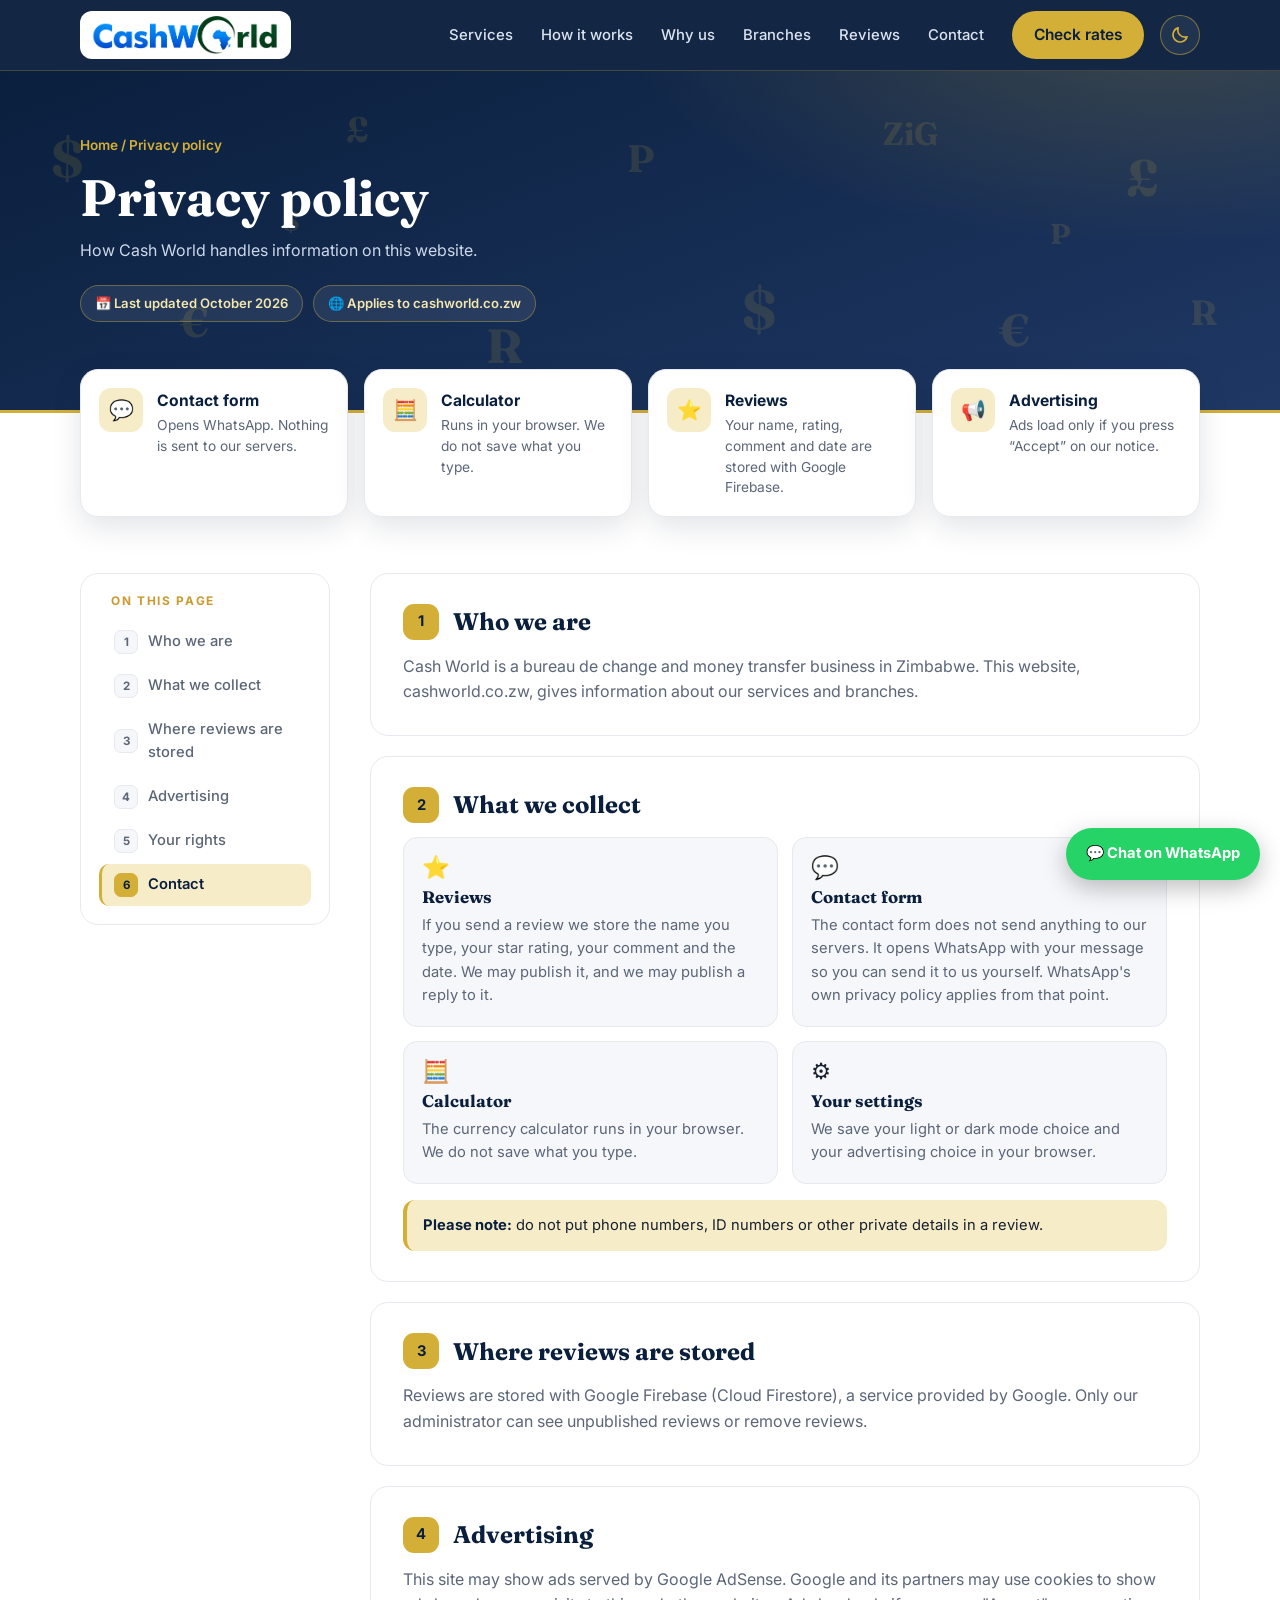
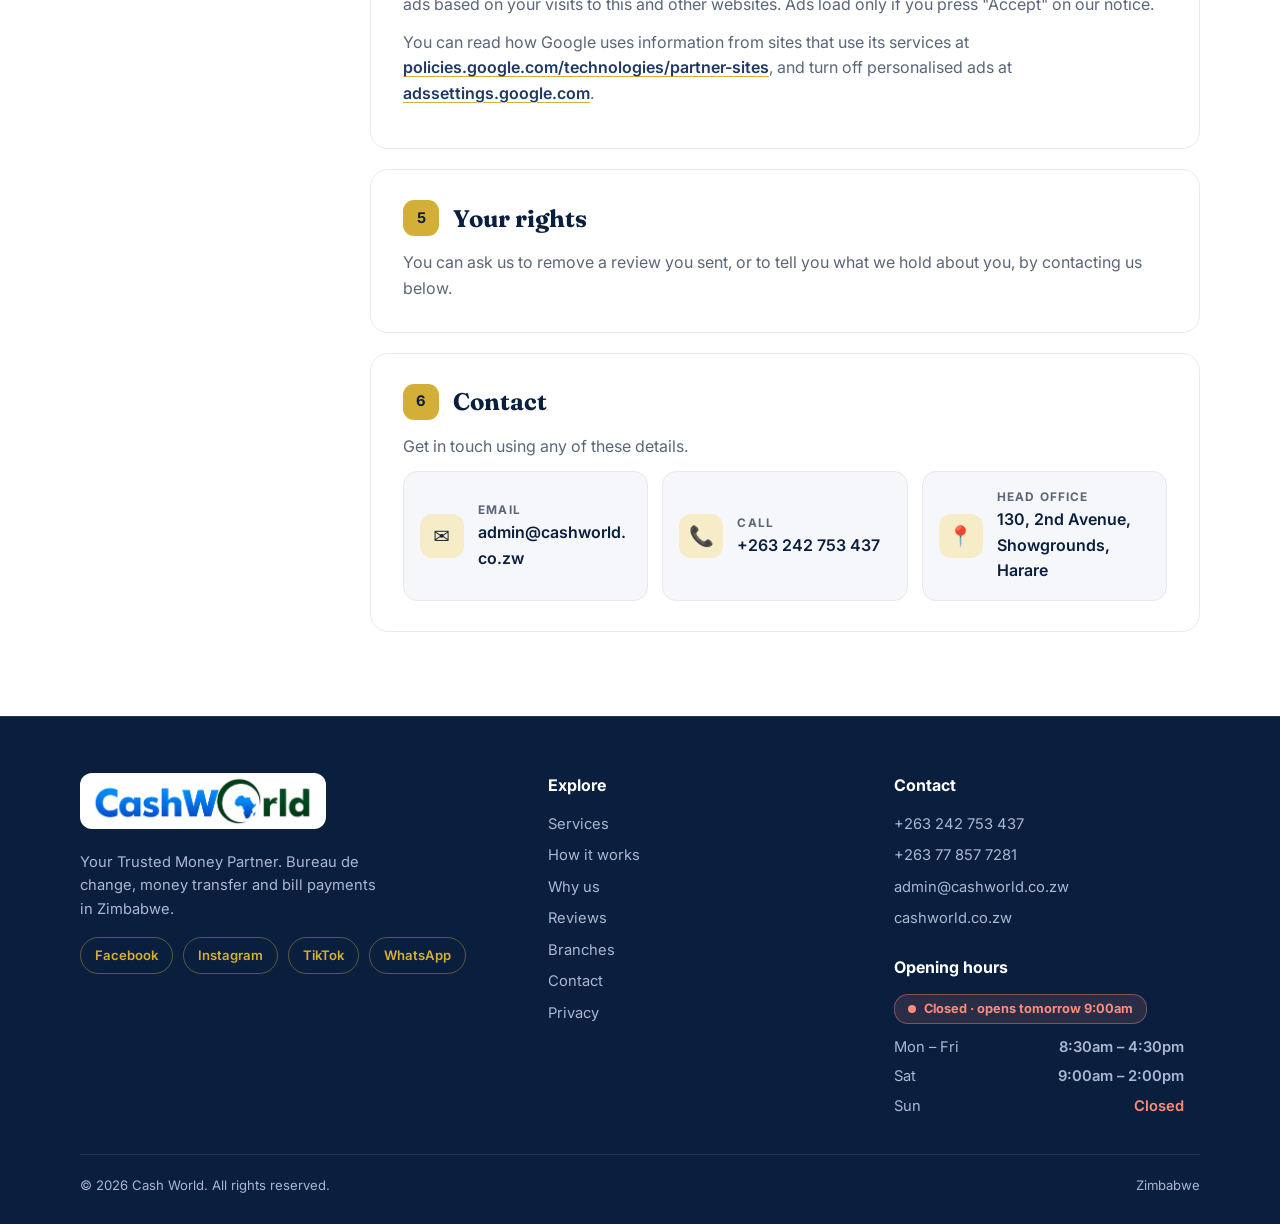
<file: privacy.html>
<!DOCTYPE html>
<html lang="en">
<head>
<!-- Google tag (gtag.js) -->
<script async src="https://www.googletagmanager.com/gtag/js?id=G-MBRD2YYNVR"></script>
<script>
  window.dataLayer = window.dataLayer || [];
  function gtag(){dataLayer.push(arguments);}
  gtag('js', new Date());
  gtag('config', 'G-MBRD2YYNVR');
</script>

<meta charset="UTF-8">
<meta name="viewport" content="width=device-width, initial-scale=1">
<meta name="color-scheme" content="light dark">
<meta name="theme-color" content="#0A1F3D">
<link rel="icon" href="favicon.ico" sizes="any">
<link rel="icon" type="image/png" sizes="48x48" href="favicon-48.png">
<link rel="icon" type="image/png" sizes="192x192" href="icon-192.png">
<link rel="apple-touch-icon" href="apple-touch-icon.png">
<link rel="canonical" href="https://www.cashworld.co.zw/privacy.html">
<meta property="og:type" content="website">
<meta property="og:site_name" content="Cash World">
<meta property="og:title" content="Privacy policy | Cash World">
<meta property="og:description" content="How Cash World handles information, reviews and advertising on this website.">
<meta property="og:url" content="https://www.cashworld.co.zw/privacy.html">
<meta property="og:image" content="https://www.cashworld.co.zw/images/og-image.png">
<meta name="twitter:card" content="summary_large_image">
<meta name="twitter:image" content="https://www.cashworld.co.zw/images/og-image.png">
<title>Privacy policy | Cash World</title>
<meta name="description" content="How Cash World handles information, reviews and advertising on this website.">
<link rel="preconnect" href="https://fonts.googleapis.com">
<link rel="preconnect" href="https://fonts.gstatic.com" crossorigin>
<link href="https://fonts.googleapis.com/css2?family=Fraunces:opsz,wght@9..144,600;9..144,700&family=Inter:wght@400;500;600;700&display=swap" rel="stylesheet">
<script src="js/theme.js"></script>
<link rel="stylesheet" href="css/style.css">
</head>
<body>

<header>
  <div class="wrap nav">
    <a href="index.html" class="logo" aria-label="Cash World home"><img class="logo-img" src="images/ChatGPT Image Jun 30, 2026, 11_26_32 AM (1).png" width="285" height="112" alt="Cash World"></a>
    <nav>
      <button class="theme-toggle" id="themeToggle" type="button" aria-label="Switch to dark mode" title="Switch to dark mode"></button>
      <button class="menu-btn" aria-label="Menu" onclick="document.getElementById('menu').classList.toggle('open')">☰</button>
      <ul id="menu">
        <li><a class="link" href="services.html">Services</a></li>
        <li><a class="link" href="how-it-works.html">How it works</a></li>
        <li><a class="link" href="why-us.html">Why us</a></li>
        <li><a class="link" href="branches.html">Branches</a></li>
        <li><a class="link" href="reviews.html">Reviews</a></li>
        <li><a class="link" href="contact.html">Contact</a></li>
        <li><a class="btn btn-gold" style="padding:10px 20px" href="index.html#rates">Check rates</a></li>
      </ul>
    </nav>
  </div>
</header>

<main id="top">

<section class="page-hero pv-hero">
  <div class="wrap">
    <div class="crumbs"><a href="index.html">Home</a> / Privacy policy</div>
    <h1>Privacy policy</h1>
    <p>How Cash World handles information on this website.</p>
    <div class="pv-meta">
      <span class="pv-pill">📅 Last updated October 2026</span>
      <span class="pv-pill">🌐 Applies to cashworld.co.zw</span>
    </div>
  </div>
</section>

<!-- AT A GLANCE -->
<section class="pv-glance" aria-label="Privacy at a glance">
  <div class="wrap">
    <div class="pv-glance-grid">
      <div class="pv-g reveal">
        <span class="pv-ic" aria-hidden="true">💬</span>
        <div><b>Contact form</b><span>Opens WhatsApp. Nothing is sent to our servers.</span></div>
      </div>
      <div class="pv-g reveal">
        <span class="pv-ic" aria-hidden="true">🧮</span>
        <div><b>Calculator</b><span>Runs in your browser. We do not save what you type.</span></div>
      </div>
      <div class="pv-g reveal">
        <span class="pv-ic" aria-hidden="true">⭐</span>
        <div><b>Reviews</b><span>Your name, rating, comment and date are stored with Google Firebase.</span></div>
      </div>
      <div class="pv-g reveal">
        <span class="pv-ic" aria-hidden="true">📢</span>
        <div><b>Advertising</b><span>Ads load only if you press “Accept” on our notice.</span></div>
      </div>
    </div>
  </div>
</section>

<!-- POLICY -->
<section class="pv-main">
  <div class="wrap pv-layout">

    <nav class="pv-toc" aria-label="On this page">
      <p class="pv-toc-title">On this page</p>
      <ol>
        <li><a href="#who">Who we are</a></li>
        <li><a href="#collect">What we collect</a></li>
        <li><a href="#storage">Where reviews are stored</a></li>
        <li><a href="#ads">Advertising</a></li>
        <li><a href="#rights">Your rights</a></li>
        <li><a href="#contact">Contact</a></li>
      </ol>
    </nav>

    <div class="pv-content">

      <article class="pv-sec reveal" id="who">
        <h2><span class="pv-num">1</span>Who we are</h2>
        <p>Cash World is a bureau de change and money transfer business in Zimbabwe. This website, cashworld.co.zw, gives information about our services and branches.</p>
      </article>

      <article class="pv-sec reveal" id="collect">
        <h2><span class="pv-num">2</span>What we collect</h2>
        <div class="pv-items">
          <div class="pv-item">
            <div class="ic" aria-hidden="true">⭐</div>
            <h3>Reviews</h3>
            <p>If you send a review we store the name you type, your star rating, your comment and the date. We may publish it, and we may publish a reply to it.</p>
          </div>
          <div class="pv-item">
            <div class="ic" aria-hidden="true">💬</div>
            <h3>Contact form</h3>
            <p>The contact form does not send anything to our servers. It opens WhatsApp with your message so you can send it to us yourself. WhatsApp's own privacy policy applies from that point.</p>
          </div>
          <div class="pv-item">
            <div class="ic" aria-hidden="true">🧮</div>
            <h3>Calculator</h3>
            <p>The currency calculator runs in your browser. We do not save what you type.</p>
          </div>
          <div class="pv-item">
            <div class="ic" aria-hidden="true">⚙️</div>
            <h3>Your settings</h3>
            <p>We save your light or dark mode choice and your advertising choice in your browser.</p>
          </div>
        </div>
        <p class="pv-note"><b>Please note:</b> do not put phone numbers, ID numbers or other private details in a review.</p>
      </article>

      <article class="pv-sec reveal" id="storage">
        <h2><span class="pv-num">3</span>Where reviews are stored</h2>
        <p>Reviews are stored with Google Firebase (Cloud Firestore), a service provided by Google. Only our administrator can see unpublished reviews or remove reviews.</p>
      </article>

      <article class="pv-sec reveal" id="ads">
        <h2><span class="pv-num">4</span>Advertising</h2>
        <p>This site may show ads served by Google AdSense. Google and its partners may use cookies to show ads based on your visits to this and other websites. Ads load only if you press "Accept" on our notice.</p>
        <p>You can read how Google uses information from sites that use its services at <a class="tx" href="https://policies.google.com/technologies/partner-sites" target="_blank" rel="noopener">policies.google.com/technologies/partner-sites</a>, and turn off personalised ads at <a class="tx" href="https://adssettings.google.com" target="_blank" rel="noopener">adssettings.google.com</a>.</p>
        <p><button class="btn btn-line btn-sm" id="adChoiceBtn" type="button" hidden onclick="window.cwAdsChoice &amp;&amp; window.cwAdsChoice()">Change my advertising choice</button></p>
      </article>

      <article class="pv-sec reveal" id="rights">
        <h2><span class="pv-num">5</span>Your rights</h2>
        <p>You can ask us to remove a review you sent, or to tell you what we hold about you, by contacting us below.</p>
      </article>

      <article class="pv-sec reveal" id="contact">
        <h2><span class="pv-num">6</span>Contact</h2>
        <p>Get in touch using any of these details.</p>
        <div class="pv-contact">
          <a class="pv-cc" href="mailto:admin@cashworld.co.zw">
            <span class="pv-ic" aria-hidden="true">✉️</span>
            <span><b>Email</b><span>admin@cashworld.co.zw</span></span>
          </a>
          <a class="pv-cc" href="tel:+263242753437">
            <span class="pv-ic" aria-hidden="true">📞</span>
            <span><b>Call</b><span>+263 242 753 437</span></span>
          </a>
          <div class="pv-cc">
            <span class="pv-ic" aria-hidden="true">📍</span>
            <span><b>Head office</b><span>130, 2nd Avenue, Showgrounds, Harare</span></span>
          </div>
        </div>
      </article>

    </div>
  </div>
</section>

</main>

<footer>
  <div class="wrap">
    <div class="f-grid">
      <div>
        <a href="index.html" class="logo logo-foot" aria-label="Cash World home"><img class="logo-img" src="images/ChatGPT Image Jun 30, 2026, 11_26_32 AM (1).png" width="285" height="112" alt="Cash World"></a>
        <p style="margin-top:14px;max-width:300px;font-size:.92rem">Your Trusted Money Partner. Bureau de change, money transfer and bill payments in Zimbabwe.</p>
        <div class="socials">
          <a href="https://www.facebook.com/profile.php?id=61559407846797" target="_blank" rel="noopener" aria-label="Cash World on Facebook">Facebook</a>
          <a href="https://www.instagram.com/cas.hworld?utm_source=ig_web_button_share_sheet&amp;dlrf=ZDNlZDc0MzIxNw==" target="_blank" rel="noopener" aria-label="Cash World on Instagram">Instagram</a>
          <a href="https://www.tiktok.com/@cashworldmoneytransfer?is_from_webapp=1&amp;sender_device=pc" target="_blank" rel="noopener" aria-label="Cash World on TikTok">TikTok</a>
          <a href="https://wa.me/263717471617" target="_blank" rel="noopener">WhatsApp</a>
        </div>
      </div>
      <div><h4>Explore</h4><ul><li><a href="services.html">Services</a></li><li><a href="how-it-works.html">How it works</a></li><li><a href="why-us.html">Why us</a></li><li><a href="reviews.html">Reviews</a></li><li><a href="branches.html">Branches</a></li><li><a href="contact.html">Contact</a></li><li><a href="privacy.html">Privacy</a></li></ul></div>
      <div><h4>Contact</h4><ul><li>+263 242 753 437</li><li>+263 77 857 7281</li><li>admin@cashworld.co.zw</li><li>cashworld.co.zw</li></ul><h4 class="f-sub">Opening hours</h4><span class="live-pill" data-open-status></span><ul class="hours-list" data-hours></ul></div>
    </div>
    <div class="copy"><span>© <span id="yr"></span> Cash World. All rights reserved.</span><span>Zimbabwe</span></div>
  </div>
</footer>
<a class="wa" href="https://wa.me/263717471617" target="_blank" rel="noopener">💬 Chat on WhatsApp</a>

<script src="js/config.js"></script>
<script src="js/main.js"></script>
<script src="js/ads.js"></script>
<script src="js/privacy.js"></script>
</body>
</html>
</file>
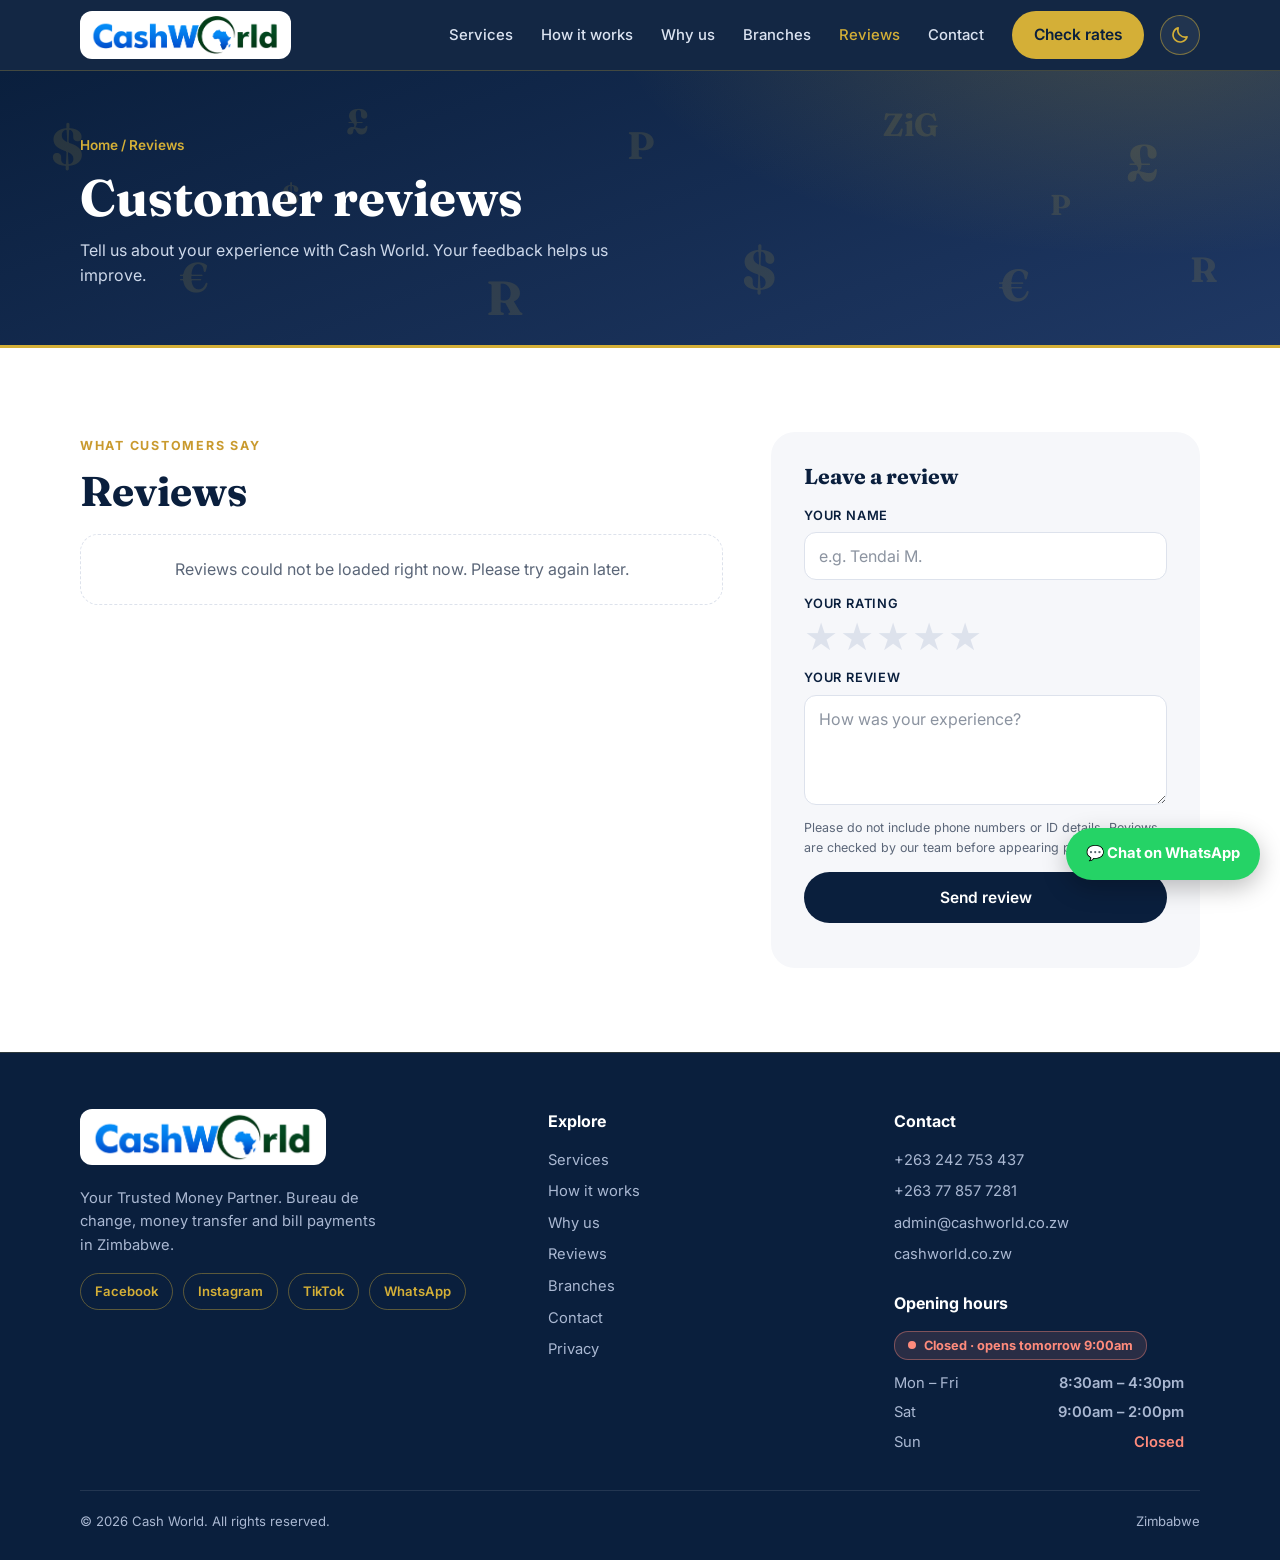
<file: reviews.html>
<!DOCTYPE html>
<html lang="en">
<head>
<!-- Google tag (gtag.js) -->
<script async src="https://www.googletagmanager.com/gtag/js?id=G-MBRD2YYNVR"></script>
<script>
  window.dataLayer = window.dataLayer || [];
  function gtag(){dataLayer.push(arguments);}
  gtag('js', new Date());
  gtag('config', 'G-MBRD2YYNVR');
</script>

<meta charset="UTF-8">
<meta name="viewport" content="width=device-width, initial-scale=1">
<meta name="color-scheme" content="light dark">
<meta name="theme-color" content="#0A1F3D">
<link rel="icon" href="favicon.ico" sizes="any">
<link rel="icon" type="image/png" sizes="48x48" href="favicon-48.png">
<link rel="icon" type="image/png" sizes="192x192" href="icon-192.png">
<link rel="apple-touch-icon" href="apple-touch-icon.png">
<link rel="canonical" href="https://www.cashworld.co.zw/reviews.html">
<meta property="og:type" content="website">
<meta property="og:site_name" content="Cash World">
<meta property="og:title" content="Reviews | Cash World">
<meta property="og:description" content="Read and share customer reviews of Cash World, a bureau de change and money transfer business in Zimbabwe.">
<meta property="og:url" content="https://www.cashworld.co.zw/reviews.html">
<meta property="og:image" content="https://www.cashworld.co.zw/images/og-image.png">
<meta name="twitter:card" content="summary_large_image">
<meta name="twitter:image" content="https://www.cashworld.co.zw/images/og-image.png">
<title>Reviews | Cash World</title>
<meta name="description" content="Read and share customer reviews of Cash World, a bureau de change and money transfer business in Zimbabwe.">
<link rel="preconnect" href="https://fonts.googleapis.com">
<link rel="preconnect" href="https://fonts.gstatic.com" crossorigin>
<link href="https://fonts.googleapis.com/css2?family=Fraunces:opsz,wght@9..144,600;9..144,700&family=Inter:wght@400;500;600;700&display=swap" rel="stylesheet">
<script src="js/theme.js"></script>
<link rel="stylesheet" href="css/style.css">

</head>
<body>

<header>
  <div class="wrap nav">
    <a href="index.html" class="logo" aria-label="Cash World home"><img class="logo-img" src="images/ChatGPT Image Jun 30, 2026, 11_26_32 AM (1).png" width="285" height="112" alt="Cash World"></a>
    <nav>
      <button class="theme-toggle" id="themeToggle" type="button" aria-label="Switch to dark mode" title="Switch to dark mode"></button>
      <button class="menu-btn" aria-label="Menu" onclick="document.getElementById('menu').classList.toggle('open')">☰</button>
      <ul id="menu">
        <li><a class="link" href="services.html">Services</a></li>
        <li><a class="link" href="how-it-works.html">How it works</a></li>
        <li><a class="link" href="why-us.html">Why us</a></li>
        <li><a class="link" href="branches.html">Branches</a></li>
        <li><a class="link active" href="reviews.html">Reviews</a></li>
        <li><a class="link" href="contact.html">Contact</a></li>
        <li><a class="btn btn-gold" style="padding:10px 20px" href="index.html#rates">Check rates</a></li>
      </ul>
    </nav>
  </div>
</header>

<main id="top">
<section class="page-hero" style="padding-bottom:56px">
  <div class="wrap">
    <div class="crumbs"><a href="index.html">Home</a> / Reviews</div>
    <h1>Customer reviews</h1>
    <p>Tell us about your experience with Cash World. Your feedback helps us improve.</p>
  </div>
</section>
<section id="reviews">
  <div class="wrap">
    
    <div class="reviews-grid">
      <div class="reveal">
        <span class="eyebrow">What customers say</span>
        <h2 style="font-size:clamp(1.8rem,4vw,2.6rem);margin-bottom:18px">Reviews</h2>
        <div class="rating-summary" id="ratingSummary" hidden>
          <b id="avgNum">0.0</b>
          <div><span class="review-stars" id="avgStars"></span><small id="avgCount"></small></div>
        </div>
        <div class="review-list" id="reviewList" aria-live="polite"></div>
      </div>

      <form class="form reveal" id="reviewForm" novalidate>
        <h3>Leave a review</h3>
        <div class="field"><label for="rvName">Your name</label><input id="rvName" maxlength="60" autocomplete="name" placeholder="e.g. Tendai M."></div>
        <div class="field">
          <label id="rvRatingLbl">Your rating</label>
          <fieldset class="stars" aria-labelledby="rvRatingLbl">
            <input type="radio" name="rating" id="st5" value="5"><label for="st5"><span class="sr">5 stars</span>★</label>
            <input type="radio" name="rating" id="st4" value="4"><label for="st4"><span class="sr">4 stars</span>★</label>
            <input type="radio" name="rating" id="st3" value="3"><label for="st3"><span class="sr">3 stars</span>★</label>
            <input type="radio" name="rating" id="st2" value="2"><label for="st2"><span class="sr">2 stars</span>★</label>
            <input type="radio" name="rating" id="st1" value="1"><label for="st1"><span class="sr">1 star</span>★</label>
          </fieldset>
        </div>
        <div class="field"><label for="rvText">Your review</label><textarea id="rvText" maxlength="800" placeholder="How was your experience?"></textarea>
          <small class="hint">Please do not include phone numbers or ID details. Reviews are checked by our team before appearing publicly.</small></div>
        <div class="hp" aria-hidden="true"><label>Leave this empty<input id="rvWebsite" tabindex="-1" autocomplete="off"></label></div>
        <button class="btn btn-navy" id="rvSend" type="submit" style="width:100%;justify-content:center">Send review</button>
        <p class="form-msg" id="rvMsg" role="status"></p>
      </form>
    </div>
  </div>
</section>
<div class="wrap">
  <div class="ad-slot" data-ad-slot="inline" hidden aria-label="Advertisement">
    <span class="ad-label">Advertisement</span>
    <ins class="adsbygoogle" style="display:block" data-ad-format="auto" data-full-width-responsive="true"></ins>
  </div>
</div>

</main>

<footer>
  <div class="wrap">
    <div class="f-grid">
      <div>
        <a href="index.html" class="logo logo-foot" aria-label="Cash World home"><img class="logo-img" src="images/ChatGPT Image Jun 30, 2026, 11_26_32 AM (1).png" width="285" height="112" alt="Cash World"></a>
        <p style="margin-top:14px;max-width:300px;font-size:.92rem">Your Trusted Money Partner. Bureau de change, money transfer and bill payments in Zimbabwe.</p>
        <div class="socials">
          <a href="https://www.facebook.com/profile.php?id=61559407846797" target="_blank" rel="noopener" aria-label="Cash World on Facebook">Facebook</a>
          <a href="https://www.instagram.com/cas.hworld?utm_source=ig_web_button_share_sheet&amp;dlrf=ZDNlZDc0MzIxNw==" target="_blank" rel="noopener" aria-label="Cash World on Instagram">Instagram</a>
          <a href="https://www.tiktok.com/@cashworldmoneytransfer?is_from_webapp=1&amp;sender_device=pc" target="_blank" rel="noopener" aria-label="Cash World on TikTok">TikTok</a>
          <a href="https://wa.me/263717471617" target="_blank" rel="noopener">WhatsApp</a>
        </div>
      </div>
      <div><h4>Explore</h4><ul><li><a href="services.html">Services</a></li><li><a href="how-it-works.html">How it works</a></li><li><a href="why-us.html">Why us</a></li><li><a href="reviews.html">Reviews</a></li><li><a href="branches.html">Branches</a></li><li><a href="contact.html">Contact</a></li><li><a href="privacy.html">Privacy</a></li></ul></div>
      <div><h4>Contact</h4><ul><li>+263 242 753 437</li><li>+263 77 857 7281</li><li>admin@cashworld.co.zw</li><li>cashworld.co.zw</li></ul><h4 class="f-sub">Opening hours</h4><span class="live-pill" data-open-status></span><ul class="hours-list" data-hours></ul></div>
    </div>
    <div class="copy"><span>© <span id="yr"></span> Cash World. All rights reserved.</span><span>Zimbabwe</span></div>
  </div>
</footer>
<a class="wa" href="https://wa.me/263717471617" target="_blank" rel="noopener">💬 Chat on WhatsApp</a>


<script src="js/reviews.js"></script>
<script src="js/main.js"></script>
<script src="js/reviews-page.js"></script>
<script src="js/ads.js"></script>
</body>
</html>
</file>
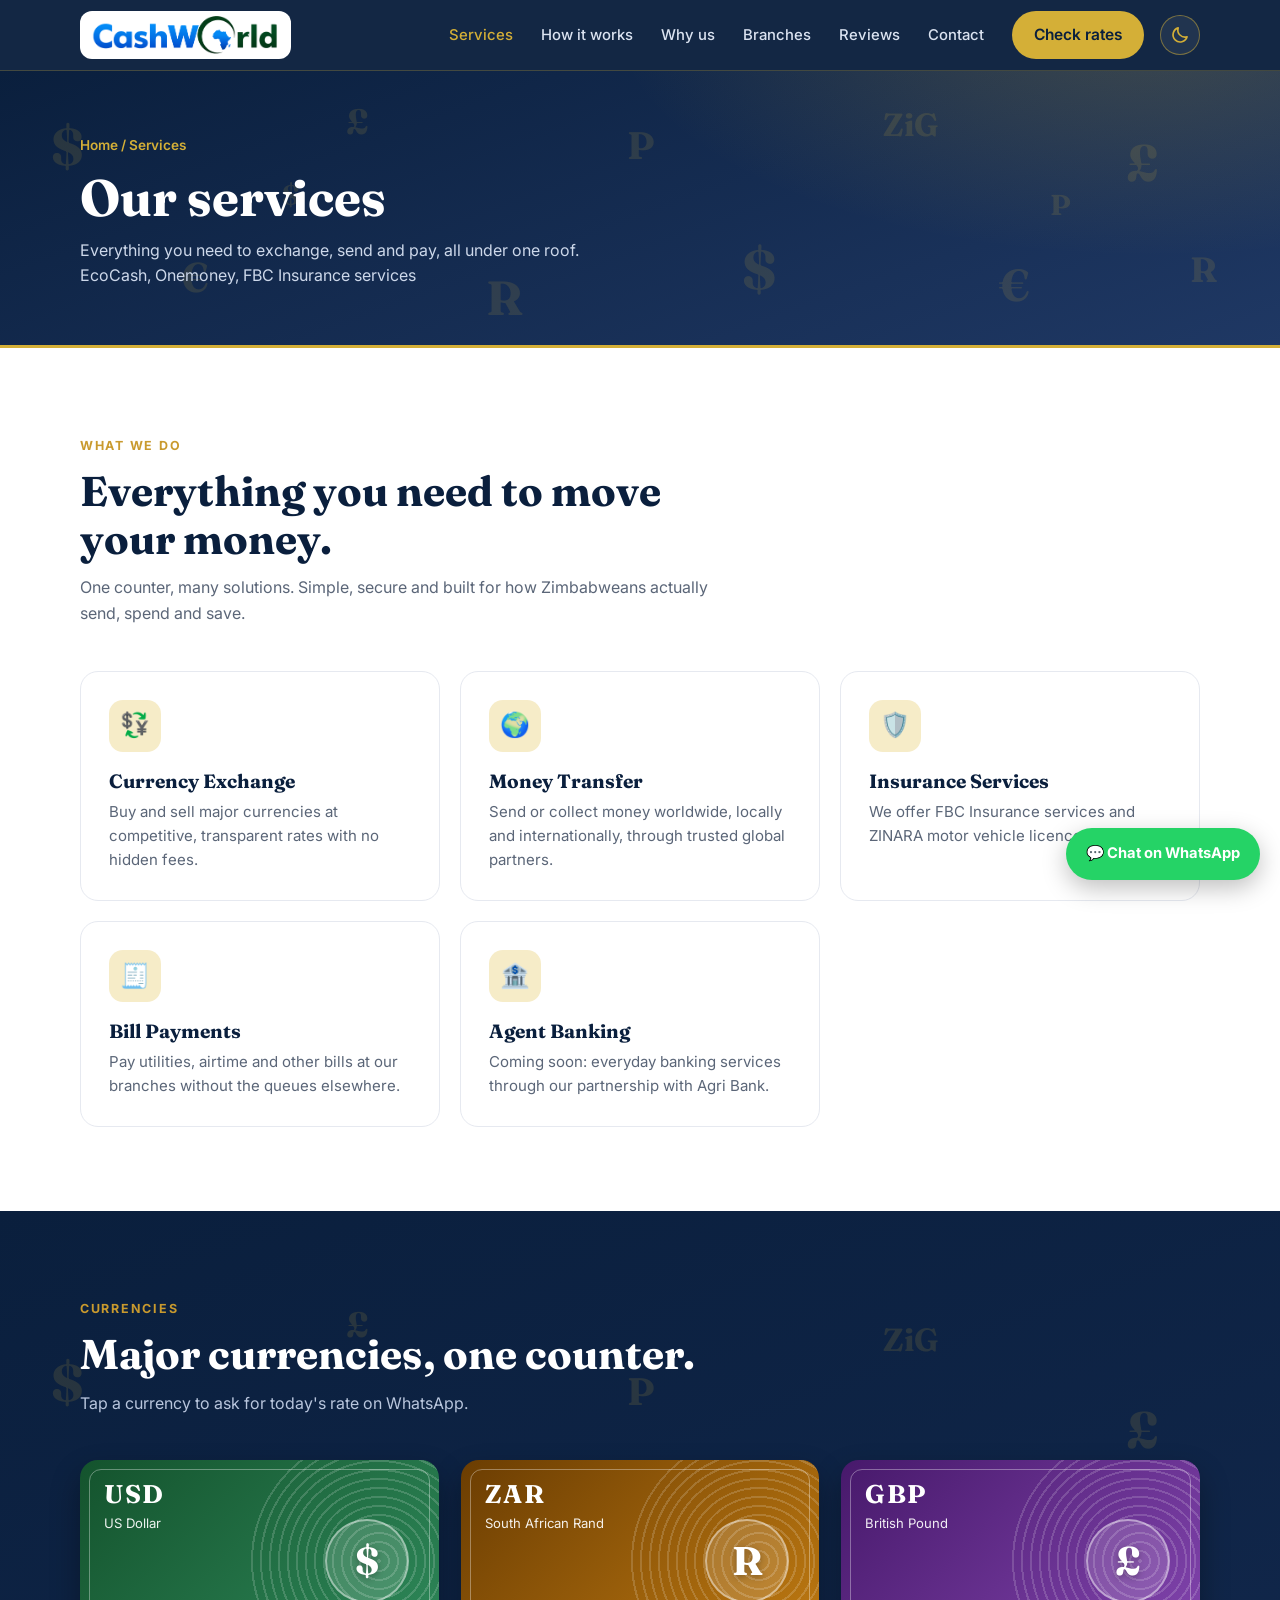
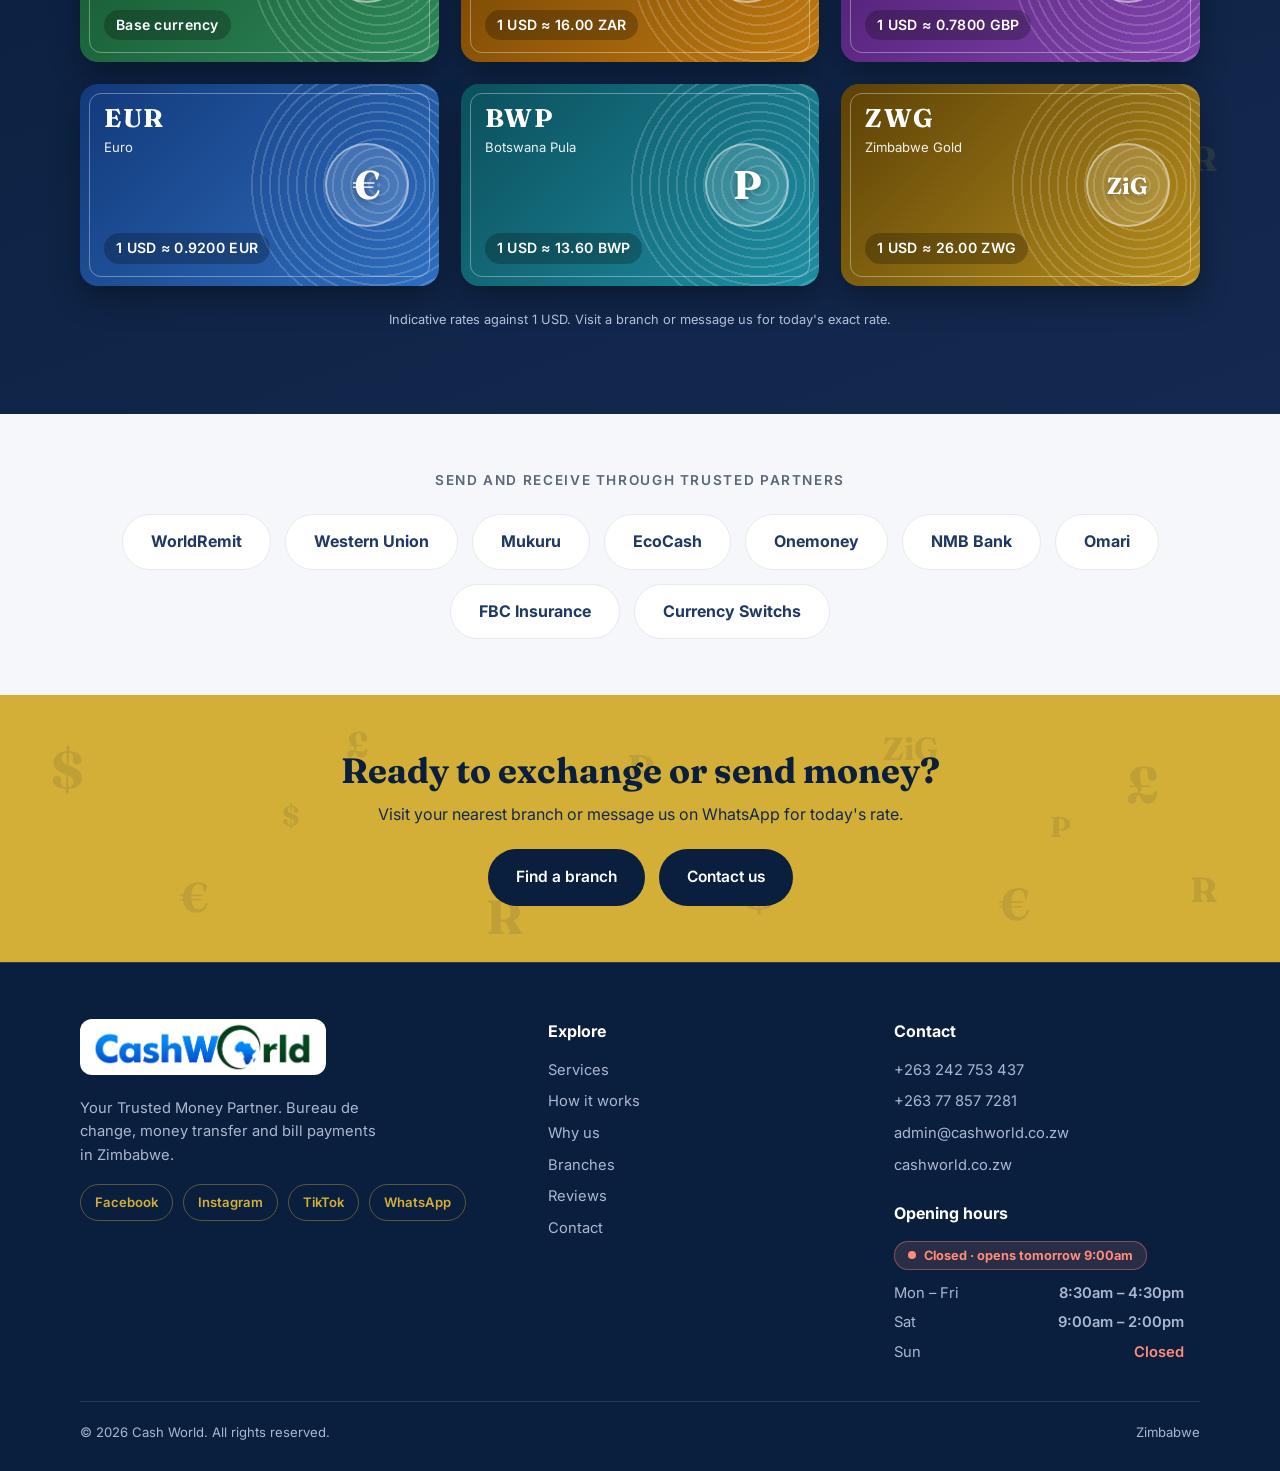
<file: services.html>
<!DOCTYPE html>
<html lang="en">
<head>
<!-- Google tag (gtag.js) -->
<script async src="https://www.googletagmanager.com/gtag/js?id=G-MBRD2YYNVR"></script>
<script>
  window.dataLayer = window.dataLayer || [];
  function gtag(){dataLayer.push(arguments);}
  gtag('js', new Date());
  gtag('config', 'G-MBRD2YYNVR');
</script>

<meta charset="UTF-8">
<meta name="viewport" content="width=device-width, initial-scale=1">
<meta name="color-scheme" content="light dark">
<meta name="theme-color" content="#0A1F3D">
<link rel="icon" href="favicon.ico" sizes="any">
<link rel="icon" type="image/png" sizes="48x48" href="favicon-48.png">
<link rel="icon" type="image/png" sizes="192x192" href="icon-192.png">
<link rel="apple-touch-icon" href="apple-touch-icon.png">
<link rel="canonical" href="https://www.cashworld.co.zw/services.html">
<meta property="og:type" content="website">
<meta property="og:site_name" content="Cash World">
<meta property="og:title" content="Services | Cash World">
<meta property="og:description" content="Currency exchange, worldwide money transfers, bill payments, insurance and agent banking at Cash World.">
<meta property="og:url" content="https://www.cashworld.co.zw/services.html">
<meta property="og:image" content="https://www.cashworld.co.zw/images/og-image.png">
<meta name="twitter:card" content="summary_large_image">
<meta name="twitter:image" content="https://www.cashworld.co.zw/images/og-image.png">
<title>Services | Cash World</title>
<meta name="description" content="Currency exchange, worldwide money transfers, bill payments, insurance and agent banking at Cash World.">
<link rel="preconnect" href="https://fonts.googleapis.com">
<link rel="preconnect" href="https://fonts.gstatic.com" crossorigin>
<link href="https://fonts.googleapis.com/css2?family=Fraunces:opsz,wght@9..144,600;9..144,700&family=Inter:wght@400;500;600;700&display=swap" rel="stylesheet">
<script src="js/theme.js"></script>
<link rel="stylesheet" href="css/style.css">
</head>
<body>

<header>
  <div class="wrap nav">
    <a href="index.html" class="logo" aria-label="Cash World home"><img class="logo-img" src="images/ChatGPT Image Jun 30, 2026, 11_26_32 AM (1).png" width="285" height="112" alt="Cash World"></a>
    <nav>
      <button class="theme-toggle" id="themeToggle" type="button" aria-label="Switch to dark mode" title="Switch to dark mode"></button>
      <button class="menu-btn" aria-label="Menu" onclick="document.getElementById('menu').classList.toggle('open')">☰</button>
      <ul id="menu">
        <li><a class="link active" href="services.html">Services</a></li>
        <li><a class="link" href="how-it-works.html">How it works</a></li>
        <li><a class="link" href="why-us.html">Why us</a></li>
        <li><a class="link" href="branches.html">Branches</a></li>
        <li><a class="link" href="reviews.html">Reviews</a></li>
        <li><a class="link" href="contact.html">Contact</a></li>
        <li><a class="btn btn-gold" style="padding:10px 20px" href="index.html#rates">Check rates</a></li>
      </ul>
    </nav>
  </div>
</header>

<main id="top">
<section class="page-hero" style="padding-bottom:56px">
  <div class="wrap">
    <div class="crumbs"><a href="index.html">Home</a> / Services</div>
    <h1>Our services</h1>
    <p>Everything you need to exchange, send and pay, all under one roof.</p>
    <p>EcoCash, Onemoney, FBC Insurance services&nbsp;</p>
  </div>
</section>
<section id="services">
  <div class="wrap">
    <div class="section-head reveal">
      <span class="eyebrow">What we do</span>
      <h2>Everything you need to move your money.</h2>
      <p>One counter, many solutions. Simple, secure and built for how Zimbabweans actually send, spend and save.</p>
    </div>
    <div class="grid-4 svc-grid">
      <div class="card reveal"><div class="icon">💱</div><h3>Currency Exchange</h3><p>Buy and sell major currencies at competitive, transparent rates with no hidden fees.</p></div>
      <div class="card reveal"><div class="icon">🌍</div><h3>Money Transfer</h3><p>Send or collect money worldwide, locally and internationally, through trusted global partners.</p></div>
      <div class="card reveal"><div class="icon">🛡️</div><h3>Insurance Services&nbsp;</h3>
      <p>We offer FBC Insurance services and ZINARA motor vehicle licences&nbsp;&nbsp;</p>
      </div>
	  <div class="card reveal"><div class="icon">🧾</div><h3>Bill Payments</h3><p>Pay utilities, airtime and other bills at our branches without the queues elsewhere.</p></div>
      <div class="card reveal"><div class="icon">🏦</div><h3>Agent Banking</h3><p>Coming soon: everyday banking services through our partnership with Agri Bank.</p></div>
    </div>
  </div>
</section>

<section class="currencies" id="currencies">
  <div class="wrap">
    <div class="section-head reveal">
      <span class="eyebrow">Currencies</span>
      <h2>Major currencies, one counter.</h2>
      <p>Tap a currency to ask for today's rate on WhatsApp.</p>
    </div>
    <div class="note-grid" id="noteGrid"></div>
    <p class="note-disc">Indicative rates against 1 USD. Visit a branch or message us for today's exact rate.</p>
  </div>
</section>

<div class="partners">
  <div class="wrap">
    <p class="t">Send and receive through trusted partners</p>
    <div class="chips">
      <div class="chip">WorldRemit</div>
      <div class="chip">Western Union</div>
      <div class="chip">Mukuru</div>
      <div class="chip">EcoCash</div>
      <div class="chip">Onemoney</div>
      <div class="chip">NMB Bank</div>
      <div class="chip">Omari</div>
      <div class="chip">FBC Insurance</div>
      <div class="chip">Currency Switchs</div>
    </div>
  </div>
</div>

<section class="cta-band">
  <div class="wrap">
    <h2>Ready to exchange or send money?</h2>
    <p>Visit your nearest branch or message us on WhatsApp for today's rate.</p>
    <div class="row-btns">
      <a class="btn btn-navy" href="branches.html">Find a branch</a>
      <a class="btn btn-navy" href="contact.html">Contact us</a>
    </div>
  </div>
</section>
</main>

<footer>
  <div class="wrap">
    <div class="f-grid">
      <div>
        <a href="index.html" class="logo logo-foot" aria-label="Cash World home"><img class="logo-img" src="images/ChatGPT Image Jun 30, 2026, 11_26_32 AM (1).png" width="285" height="112" alt="Cash World"></a>
        <p style="margin-top:14px;max-width:300px;font-size:.92rem">Your Trusted Money Partner. Bureau de change, money transfer and bill payments in Zimbabwe.</p>
        <div class="socials">
          <a href="https://www.facebook.com/profile.php?id=61559407846797" target="_blank" rel="noopener" aria-label="Cash World on Facebook">Facebook</a>
          <a href="https://www.instagram.com/cas.hworld?utm_source=ig_web_button_share_sheet&amp;dlrf=ZDNlZDc0MzIxNw==" target="_blank" rel="noopener" aria-label="Cash World on Instagram">Instagram</a>
          <a href="https://www.tiktok.com/@cashworldmoneytransfer?is_from_webapp=1&amp;sender_device=pc" target="_blank" rel="noopener" aria-label="Cash World on TikTok">TikTok</a>
          <a href="https://wa.me/263717471617" target="_blank" rel="noopener">WhatsApp</a>
        </div>
      </div>
      <div><h4>Explore</h4><ul><li><a href="services.html">Services</a></li><li><a href="how-it-works.html">How it works</a></li><li><a href="why-us.html">Why us</a></li><li><a href="branches.html">Branches</a></li><li><a href="reviews.html">Reviews</a></li><li><a href="contact.html">Contact</a></li></ul></div>
      <div><h4>Contact</h4><ul><li>+263 242 753 437</li><li>+263 77 857 7281</li><li>admin@cashworld.co.zw</li><li>cashworld.co.zw</li></ul><h4 class="f-sub">Opening hours</h4><span class="live-pill" data-open-status></span><ul class="hours-list" data-hours></ul></div>
    </div>
    <div class="copy"><span>© <span id="yr"></span> Cash World. All rights reserved.</span><span>Zimbabwe</span></div>
  </div>
</footer>
<a class="wa" href="https://wa.me/263717471617" target="_blank" rel="noopener">💬 Chat on WhatsApp</a>

<script src="js/main.js"></script>
</body>
</html>
</file>
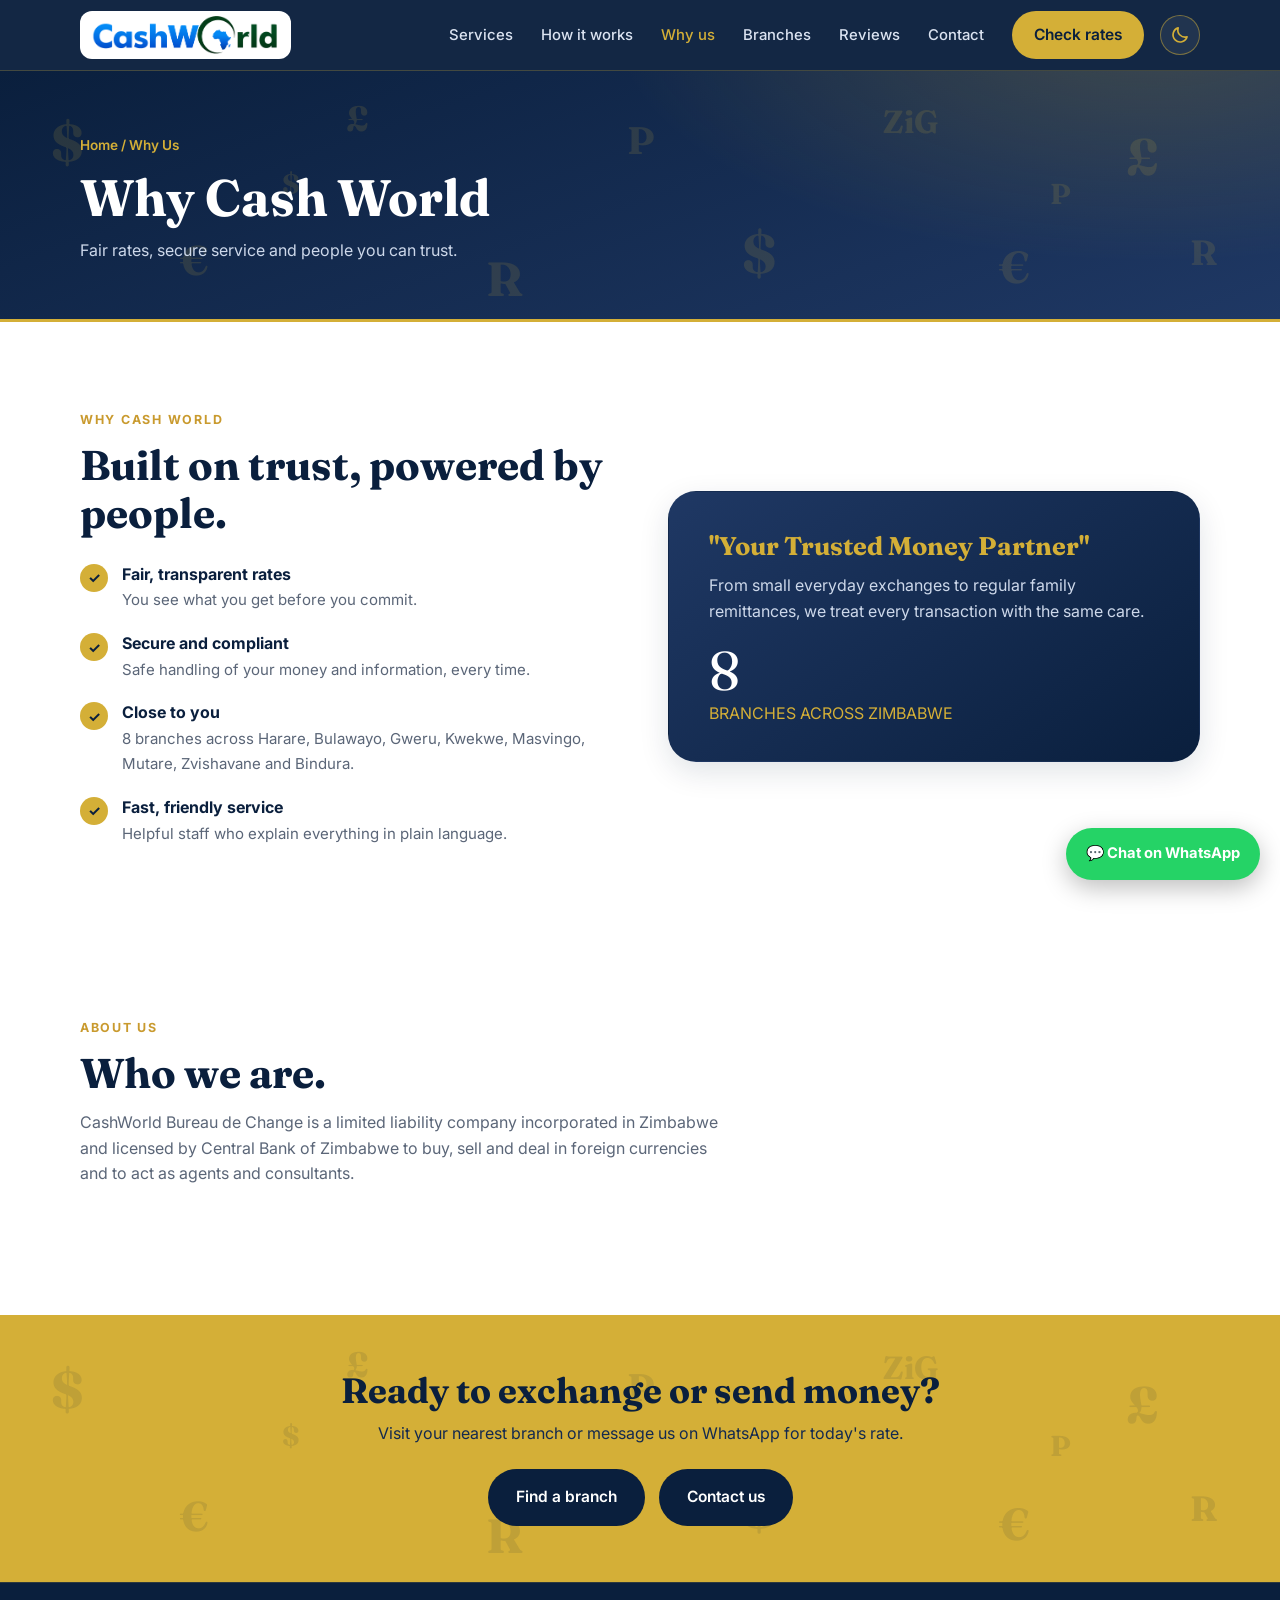
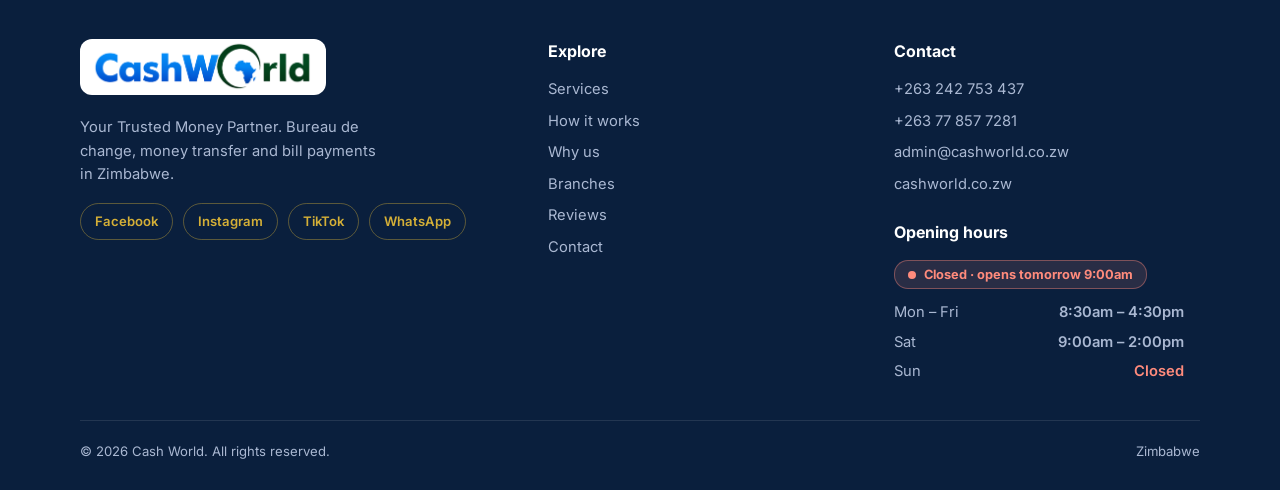
<file: why-us.html>
<!DOCTYPE html>
<html lang="en">
<head>
<!-- Google tag (gtag.js) -->
<script async src="https://www.googletagmanager.com/gtag/js?id=G-MBRD2YYNVR"></script>
<script>
  window.dataLayer = window.dataLayer || [];
  function gtag(){dataLayer.push(arguments);}
  gtag('js', new Date());
  gtag('config', 'G-MBRD2YYNVR');
</script>

<meta charset="UTF-8">
<meta name="viewport" content="width=device-width, initial-scale=1">
<meta name="color-scheme" content="light dark">
<meta name="theme-color" content="#0A1F3D">
<link rel="icon" href="favicon.ico" sizes="any">
<link rel="icon" type="image/png" sizes="48x48" href="favicon-48.png">
<link rel="icon" type="image/png" sizes="192x192" href="icon-192.png">
<link rel="apple-touch-icon" href="apple-touch-icon.png">
<link rel="canonical" href="https://www.cashworld.co.zw/why-us.html">
<meta property="og:type" content="website">
<meta property="og:site_name" content="Cash World">
<meta property="og:title" content="Why us | Cash World">
<meta property="og:description" content="Why customers choose Cash World: fair rates, secure service and 8 branches across Zimbabwe.">
<meta property="og:url" content="https://www.cashworld.co.zw/why-us.html">
<meta property="og:image" content="https://www.cashworld.co.zw/images/og-image.png">
<meta name="twitter:card" content="summary_large_image">
<meta name="twitter:image" content="https://www.cashworld.co.zw/images/og-image.png">
<title>Why us | Cash World</title>
<meta name="description" content="Why customers choose Cash World: fair rates, secure service and 8 branches across Zimbabwe.">
<link rel="preconnect" href="https://fonts.googleapis.com">
<link rel="preconnect" href="https://fonts.gstatic.com" crossorigin>
<link href="https://fonts.googleapis.com/css2?family=Fraunces:opsz,wght@9..144,600;9..144,700&family=Inter:wght@400;500;600;700&display=swap" rel="stylesheet">
<script src="js/theme.js"></script>
<link rel="stylesheet" href="css/style.css">
</head>
<body>

<header>
  <div class="wrap nav">
    <a href="index.html" class="logo" aria-label="Cash World home"><img class="logo-img" src="images/ChatGPT Image Jun 30, 2026, 11_26_32 AM (1).png" width="285" height="112" alt="Cash World"></a>
    <nav>
      <button class="theme-toggle" id="themeToggle" type="button" aria-label="Switch to dark mode" title="Switch to dark mode"></button>
      <button class="menu-btn" aria-label="Menu" onclick="document.getElementById('menu').classList.toggle('open')">☰</button>
      <ul id="menu">
        <li><a class="link" href="services.html">Services</a></li>
        <li><a class="link" href="how-it-works.html">How it works</a></li>
        <li><a class="link active" href="why-us.html">Why us</a></li>
        <li><a class="link" href="branches.html">Branches</a></li>
        <li><a class="link" href="reviews.html">Reviews</a></li>
        <li><a class="link" href="contact.html">Contact</a></li>
        <li><a class="btn btn-gold" style="padding:10px 20px" href="index.html#rates">Check rates</a></li>
      </ul>
    </nav>
  </div>
</header>

<main id="top">
<section class="page-hero" style="padding-bottom:56px">
  <div class="wrap">
    <div class="crumbs"><a href="index.html">Home</a> / Why Us</div>
    <h1>Why Cash World</h1>
    <p>Fair rates, secure service and people you can trust.</p>
  </div>
</section>
<section id="why">
  <div class="wrap why-grid">
    <div class="reveal">
      <span class="eyebrow">Why Cash World</span>
      <h2 style="font-size:clamp(1.8rem,4vw,2.6rem);margin-bottom:24px">Built on trust, powered by people.</h2>
      <ul class="why-list">
        <li><div class="tick">✓</div><div><b>Fair, transparent rates</b><span>You see what you get before you commit.</span></div></li>
        <li><div class="tick">✓</div><div><b>Secure and compliant</b><span>Safe handling of your money and information, every time.</span></div></li>
        <li><div class="tick">✓</div><div><b>Close to you</b><span>8 branches across Harare, Bulawayo, Gweru, Kwekwe, Masvingo, Mutare, Zvishavane and Bindura.</span></div></li>
        <li><div class="tick">✓</div><div><b>Fast, friendly service</b><span>Helpful staff who explain everything in plain language.</span></div></li>
      </ul>
    </div>
    <div class="why-box reveal">
      <h3>"Your Trusted Money Partner"</h3>
      <p>From small everyday exchanges to regular family remittances, we treat every transaction with the same care.</p>
      <div class="big">8<small>BRANCHES ACROSS ZIMBABWE</small></div>
    </div>
  </div>
</section>


<section id="about-cashworld">
  <div class="wrap">
    <div class="section-head reveal">
      <span class="eyebrow">About us</span>
      <h2>Who we are.</h2>
      <p>CashWorld Bureau de Change is a limited liability company incorporated in Zimbabwe and licensed by Central Bank of Zimbabwe to buy, sell and deal in foreign currencies and to act as agents and consultants.</p>
    </div>
  </div>
</section>

<section class="cta-band">
  <div class="wrap">
    <h2>Ready to exchange or send money?</h2>
    <p>Visit your nearest branch or message us on WhatsApp for today's rate.</p>
    <div class="row-btns">
      <a class="btn btn-navy" href="branches.html">Find a branch</a>
      <a class="btn btn-navy" href="contact.html">Contact us</a>
    </div>
  </div>
</section>
</main>

<footer>
  <div class="wrap">
    <div class="f-grid">
      <div>
        <a href="index.html" class="logo logo-foot" aria-label="Cash World home"><img class="logo-img" src="images/ChatGPT Image Jun 30, 2026, 11_26_32 AM (1).png" width="285" height="112" alt="Cash World"></a>
        <p style="margin-top:14px;max-width:300px;font-size:.92rem">Your Trusted Money Partner. Bureau de change, money transfer and bill payments in Zimbabwe.</p>
        <div class="socials">
          <a href="https://www.facebook.com/profile.php?id=61559407846797" target="_blank" rel="noopener" aria-label="Cash World on Facebook">Facebook</a>
          <a href="https://www.instagram.com/cas.hworld?utm_source=ig_web_button_share_sheet&amp;dlrf=ZDNlZDc0MzIxNw==" target="_blank" rel="noopener" aria-label="Cash World on Instagram">Instagram</a>
          <a href="https://www.tiktok.com/@cashworldmoneytransfer?is_from_webapp=1&amp;sender_device=pc" target="_blank" rel="noopener" aria-label="Cash World on TikTok">TikTok</a>
          <a href="https://wa.me/263717471617" target="_blank" rel="noopener">WhatsApp</a>
        </div>
      </div>
      <div><h4>Explore</h4><ul><li><a href="services.html">Services</a></li><li><a href="how-it-works.html">How it works</a></li><li><a href="why-us.html">Why us</a></li><li><a href="branches.html">Branches</a></li><li><a href="reviews.html">Reviews</a></li><li><a href="contact.html">Contact</a></li></ul></div>
      <div><h4>Contact</h4><ul><li>+263 242 753 437</li><li>+263 77 857 7281</li><li>admin@cashworld.co.zw</li><li>cashworld.co.zw</li></ul><h4 class="f-sub">Opening hours</h4><span class="live-pill" data-open-status></span><ul class="hours-list" data-hours></ul></div>
    </div>
    <div class="copy"><span>© <span id="yr"></span> Cash World. All rights reserved.</span><span>Zimbabwe</span></div>
  </div>
</footer>
<a class="wa" href="https://wa.me/263717471617" target="_blank" rel="noopener">💬 Chat on WhatsApp</a>

<script src="js/main.js"></script>
</body>
</html>
</file>
<file: css/style.css>
/* =========================================================
   CASH WORLD - shared stylesheet (light + dark mode)
   Colours live in the two theme blocks below. Everything else
   uses those variables, so a colour change is a one-line edit.
   ========================================================= */
:root{
  --navy:#0A1F3D; --navy-2:#1F3864; --navy-3:#13294f;
  --gold:#D4AF37; --gold-2:#C99A2E; --gold-soft:#f6ecc8;
  --radius:18px;

  /* ---- LIGHT THEME (default) ---- */
  --page:#ffffff; --alt:#f6f7fa; --surface:#ffffff; --surface-2:#f6f7fa;
  --border:#e6e9f0; --border-2:#dde2ec;
  --ink:#16202f; --muted:#5b6678;
  --heading:#0A1F3D; --accent:#1F3864;
  --input-bg:#ffffff; --result-bg:#0A1F3D;
  --hero-from:#0A1F3D; --hero-to:#1F3864;
  --band-from:#0A1F3D; --band-to:#13294f;
  --header-bg:rgba(10,31,61,.96); --header-solid:#0A1F3D;
  --footer-bg:#0A1F3D;
  --tab-bg:#0A1F3D; --tab-ink:#ffffff;
  --shadow:0 10px 30px rgba(10,31,61,.12);
  --calc-shadow:0 25px 60px rgba(0,0,0,.35);
  color-scheme:light;
}
html[data-theme="dark"]{
  /* ---- DARK THEME ---- */
  --page:#08111f; --alt:#0b172b; --surface:#101e38; --surface-2:#101e38;
  --border:#1f3358; --border-2:#2b4272;
  --ink:#e4eaf5; --muted:#9db0cf;
  --heading:#ffffff; --accent:#e2bf4a;
  --gold-soft:rgba(212,175,55,.16);
  --input-bg:#0a1528; --result-bg:#07101e;
  --hero-from:#050c18; --hero-to:#10244a;
  --band-from:#0b1c38; --band-to:#122a52;
  --header-bg:rgba(5,12,24,.95); --header-solid:#050c18;
  --footer-bg:#050b16;
  --tab-bg:#D4AF37; --tab-ink:#0A1F3D;
  --shadow:0 10px 30px rgba(0,0,0,.5);
  --calc-shadow:0 25px 60px rgba(0,0,0,.6);
  color-scheme:dark;
}

*{box-sizing:border-box;margin:0;padding:0}
html{scroll-behavior:smooth}
body{font-family:'Inter',system-ui,sans-serif;color:var(--ink);background:var(--page);line-height:1.6;-webkit-font-smoothing:antialiased}
h1,h2,h3{font-family:'Fraunces',Georgia,serif;line-height:1.15;color:var(--heading)}
a{color:inherit;text-decoration:none}
a:focus-visible,button:focus-visible,input:focus-visible,select:focus-visible,textarea:focus-visible{outline:2px solid var(--gold);outline-offset:3px}
input::placeholder,textarea::placeholder{color:var(--muted);opacity:.7}
.wrap{max-width:1160px;margin:0 auto;padding:0 20px}
section{padding:84px 0}
.eyebrow{display:inline-block;font-size:.78rem;font-weight:700;letter-spacing:.14em;text-transform:uppercase;color:var(--gold-2);margin-bottom:12px}
.section-head{max-width:640px;margin-bottom:44px}
.section-head h2{font-size:clamp(1.8rem,4vw,2.6rem);margin-bottom:12px}
.section-head p{color:var(--muted)}
.btn{display:inline-flex;align-items:center;gap:8px;padding:14px 26px;border-radius:999px;font-weight:600;font-size:.97rem;border:2px solid transparent;cursor:pointer;transition:.2s;font-family:inherit}
.btn-gold{background:var(--gold);color:var(--navy)}
.btn-gold:hover{background:#e2bf4a;transform:translateY(-2px)}
.btn-ghost{border-color:rgba(255,255,255,.4);color:#fff}
.btn-ghost:hover{background:rgba(255,255,255,.1)}
.btn-navy{background:var(--navy);color:#fff}
.btn-navy:hover{background:var(--navy-2)}
html[data-theme="dark"] .form .btn-navy{background:var(--gold);color:var(--navy)}
html[data-theme="dark"] .form .btn-navy:hover{background:#e2bf4a}

/* smooth fade when the theme is switched (class is added by main.js for a moment) */
html.theme-switching *,html.theme-switching *::before,html.theme-switching *::after{transition:background-color .35s ease,color .35s ease,border-color .35s ease,box-shadow .35s ease!important}

/* NAV */
header{position:sticky;top:0;z-index:50;background:var(--header-bg);backdrop-filter:blur(8px);border-bottom:1px solid rgba(212,175,55,.25)}
.nav{display:flex;align-items:center;justify-content:space-between;height:70px}
.logo{display:inline-flex;align-items:center;color:#fff}
/* The logo file has a lot of white space around it, so it is cropped to a tidy badge.
   The white badge keeps the blue/green logo readable on the dark header in both themes. */
.logo-img{display:block;height:48px;width:auto;aspect-ratio:4.4/1;object-fit:cover;object-position:50% 40%;background:#fff;border-radius:12px}
nav{display:flex;align-items:center;gap:16px}
nav ul{order:1;display:flex;gap:28px;list-style:none;align-items:center}
nav a.link{color:#dbe3f1;font-size:.93rem;font-weight:500;transition:.2s}
nav a.link:hover{color:var(--gold)}
.menu-btn{order:3;display:none;background:none;border:0;color:#fff;font-size:1.7rem;cursor:pointer}

/* LIGHT / DARK TOGGLE */
.theme-toggle{order:2;flex:none;display:inline-grid;place-items:center;width:40px;height:40px;border-radius:50%;border:1.5px solid rgba(212,175,55,.5);background:rgba(255,255,255,.06);color:var(--gold);cursor:pointer;transition:.25s}
.theme-toggle:hover{background:var(--gold);color:var(--navy);transform:rotate(18deg)}
.theme-toggle svg{width:20px;height:20px;display:block}
.theme-toggle .i-sun{display:none}
html[data-theme="dark"] .theme-toggle .i-sun{display:block}
html[data-theme="dark"] .theme-toggle .i-moon{display:none}

/* FLOATING CURRENCY SYMBOLS (added by main.js behind the banners) */
.hero,.page-hero,.cta-band,.steps,.currencies{position:relative;overflow:hidden}
.hero>.wrap,.page-hero>.wrap,.cta-band>.wrap,.steps>.wrap,.currencies>.wrap{position:relative;z-index:1}
.fx-bg{position:absolute;inset:0;overflow:hidden;pointer-events:none;z-index:0;--fx:rgba(212,175,55,.14)}
.fx-bg span{position:absolute;font-family:'Fraunces',Georgia,serif;font-weight:700;line-height:1;color:var(--fx);user-select:none;animation:fxfloat var(--d,14s) ease-in-out var(--delay,0s) infinite alternate}
.cta-band .fx-bg{--fx:rgba(10,31,61,.10)}
@keyframes fxfloat{from{transform:translateY(0) rotate(var(--r,0deg))}to{transform:translateY(-24px) rotate(calc(var(--r,0deg) + 8deg))}}

/* HERO */
.hero{background:radial-gradient(1000px 500px at 85% -10%,rgba(212,175,55,.22),transparent 60%),linear-gradient(160deg,var(--hero-from) 0%,var(--hero-to) 100%);color:#fff;padding:80px 0 100px}
.hero::after{content:"";position:absolute;inset:auto -80px -120px auto;width:420px;height:420px;border-radius:50%;border:60px solid rgba(212,175,55,.08)}
.hero-grid{display:grid;grid-template-columns:1.1fr .9fr;gap:48px;align-items:center;position:relative;z-index:1}
.hero h1{color:#fff;font-size:clamp(2.3rem,5.4vw,3.9rem);margin-bottom:18px}
.hero h1 em{color:var(--gold);font-style:normal}
.hero p.lead{font-size:1.12rem;color:#cdd8ea;max-width:520px;margin-bottom:30px}
.hero-cta{display:flex;gap:14px;flex-wrap:wrap}
.trust{display:flex;gap:28px;margin-top:40px;flex-wrap:wrap}
.trust div{font-size:.88rem;color:#b9c6dd}
.trust b{display:block;font-family:'Fraunces',serif;font-size:1.8rem;color:var(--gold)}

/* CALCULATOR + MONEY DECOR */
.calc-wrap{position:relative;isolation:isolate}
/* two banknotes tucked behind the calculator card */
.calc-wrap::before,.calc-wrap::after{content:"";position:absolute;z-index:-1;border-radius:16px;border:2px solid rgba(255,255,255,.3);box-shadow:0 14px 30px rgba(0,0,0,.35);
  background:
    radial-gradient(circle at 80% 50%,rgba(255,255,255,.22) 0 20%,transparent 21%),
    repeating-radial-gradient(circle at 80% 50%,rgba(255,255,255,.14) 0 2px,transparent 2px 9px),
    linear-gradient(135deg,var(--n1),var(--n2))}
.calc-wrap::before{--n1:#14532d;--n2:#3b9a69;top:-30px;right:-34px;width:74%;height:220px;transform:rotate(7deg)}
.calc-wrap::after{--n1:#7c4a03;--n2:#d4a02a;bottom:-30px;left:-38px;width:70%;height:200px;transform:rotate(-6deg)}
.coin{position:absolute;z-index:2;width:64px;height:64px;border-radius:50%;display:grid;place-items:center;font-family:'Fraunces',serif;font-weight:700;font-size:1.5rem;color:#6b4a06;
  background:radial-gradient(circle at 32% 28%,#fff3b0 0 8%,#f1d36b 30%,#d4af37 62%,#a8791a 100%);
  box-shadow:inset 0 0 0 4px rgba(255,255,255,.25),inset 0 0 0 7px rgba(120,80,0,.25),0 10px 18px rgba(0,0,0,.35);
  animation:coinbob 5s ease-in-out infinite}
.coin.c1{top:-38px;right:40px}
.coin.c2{top:46%;left:-34px;width:46px;height:46px;font-size:1.15rem;animation-delay:-1.6s}
.coin.c3{bottom:-30px;right:56px;width:46px;height:46px;font-size:1.15rem;animation-delay:-3.2s}
@keyframes coinbob{0%,100%{transform:translateY(0) rotate(-6deg)}50%{transform:translateY(-10px) rotate(6deg)}}

.calc{background:var(--surface);color:var(--ink);border-radius:24px;padding:28px;box-shadow:var(--calc-shadow)}
.calc h3{font-size:1.35rem;margin-bottom:4px}
.calc .sub{font-size:.85rem;color:var(--muted);margin-bottom:18px}
.field{margin-bottom:14px}
.field label{display:block;font-size:.78rem;font-weight:600;color:var(--muted);margin-bottom:6px;text-transform:uppercase;letter-spacing:.06em}
.row{display:flex;gap:10px}
.calc input,.calc select,.form input,.form select,.form textarea{width:100%;padding:13px 14px;border:1.5px solid var(--border-2);border-radius:12px;font-size:1rem;font-family:inherit;background:var(--input-bg);color:var(--ink)}
.calc input:focus,.calc select:focus,.form input:focus,.form select:focus,.form textarea:focus{outline:none;border-color:var(--gold-2);box-shadow:0 0 0 3px rgba(212,175,55,.25)}
.calc select{max-width:130px}
.swap{display:block;margin:-2px auto 10px;background:var(--gold-soft);border:0;border-radius:50%;width:38px;height:38px;font-size:1.1rem;cursor:pointer;color:var(--heading)}
.result{background:var(--result-bg);color:#fff;border-radius:14px;padding:16px 18px;display:flex;justify-content:space-between;align-items:center;margin-top:6px;border:1px solid transparent}
html[data-theme="dark"] .result{border-color:var(--border)}
.result small{display:block;color:#a9b8d3;font-size:.78rem}
.result strong{font-family:'Fraunces',serif;font-size:1.7rem;color:var(--gold)}
.disclaimer{font-size:.74rem;color:var(--muted);margin-top:10px}

/* RATE TICKER (home page) */
.ticker{background:var(--gold);color:var(--navy);overflow:hidden;border-top:1px solid rgba(10,31,61,.12);border-bottom:1px solid rgba(10,31,61,.12)}
.ticker-track{display:flex;width:max-content;animation:tick 45s linear infinite}
.ticker:hover .ticker-track{animation-play-state:paused}
.tick-label{padding:12px 22px;font-size:.72rem;font-weight:700;letter-spacing:.14em;text-transform:uppercase;opacity:.7;white-space:nowrap;align-self:center}
.tick-item{display:inline-flex;align-items:center;gap:10px;padding:12px 26px;font-size:.92rem;white-space:nowrap}
.tick-item::before{content:"";width:9px;height:9px;border-radius:50%;background:var(--navy);opacity:.5}
.tick-item b{font-family:'Fraunces',serif;letter-spacing:.04em}
@keyframes tick{to{transform:translateX(-50%)}}

/* SERVICES */
.grid-4{display:grid;grid-template-columns:repeat(4,1fr);gap:20px}
.card{background:var(--surface);border:1px solid var(--border);border-radius:var(--radius);padding:28px;transition:.25s}
.card:hover{transform:translateY(-6px);box-shadow:var(--shadow);border-color:var(--gold)}
.icon{width:52px;height:52px;border-radius:14px;background:var(--gold-soft);display:grid;place-items:center;font-size:1.5rem;margin-bottom:18px}
.card h3{font-size:1.2rem;margin-bottom:8px}
.card p{color:var(--muted);font-size:.94rem}

/* CURRENCY NOTES */
.currencies,.steps{background:linear-gradient(160deg,var(--band-from),var(--band-to));color:#fff}
.currencies .section-head h2,.steps .section-head h2{color:#fff}
.currencies .section-head p,.steps .section-head p{color:#b9c6dd}
.note-grid{display:grid;grid-template-columns:repeat(3,1fr);gap:22px}
.note{position:relative;isolation:isolate;display:flex;flex-direction:column;justify-content:space-between;aspect-ratio:16/9;min-height:170px;padding:22px 24px;border-radius:18px;color:#fff;overflow:hidden;background:linear-gradient(135deg,var(--n1),var(--n2));box-shadow:0 14px 30px rgba(0,0,0,.32)}
.note::before{content:"";position:absolute;z-index:-1;right:-70px;top:50%;width:260px;height:260px;margin-top:-130px;border-radius:50%;background:repeating-radial-gradient(circle,rgba(255,255,255,.16) 0 2px,transparent 2px 9px)}
.note::after{content:"";position:absolute;inset:9px;border:1.5px solid rgba(255,255,255,.35);border-radius:12px;pointer-events:none}
.note-head b{display:block;font-family:'Fraunces',serif;font-size:1.6rem;letter-spacing:.06em;line-height:1}
.note-head small{display:block;font-size:.82rem;opacity:.92;margin-top:5px}
.note-sym{position:absolute;right:30px;top:50%;transform:translateY(-50%);width:84px;height:84px;border-radius:50%;display:grid;place-items:center;font-family:'Fraunces',serif;font-weight:700;font-size:2.5rem;background:rgba(255,255,255,.15);border:2px solid rgba(255,255,255,.45);text-shadow:0 2px 6px rgba(0,0,0,.3)}
.note-sym.long{font-size:1.45rem}
.note-rate{align-self:flex-start;font-weight:600;font-size:.88rem;letter-spacing:.02em;background:rgba(0,0,0,.24);padding:4px 12px;border-radius:999px}
.note.reveal.in{transition:transform .25s ease,box-shadow .25s ease,opacity .7s}
.note.reveal.in:hover{transform:translateY(-6px) rotate(-1deg);box-shadow:0 22px 40px rgba(0,0,0,.45)}
.note-disc{text-align:center;color:#b9c6dd;font-size:.8rem;margin-top:24px}

/* PARTNERS */
.partners{background:var(--alt);padding:56px 0}
.partners p.t{text-align:center;color:var(--muted);font-size:.85rem;letter-spacing:.12em;text-transform:uppercase;font-weight:600;margin-bottom:22px}
.chips{display:flex;flex-wrap:wrap;gap:14px;justify-content:center}
.chip{background:var(--surface);border:1px solid var(--border);padding:14px 28px;border-radius:999px;font-weight:700;color:var(--accent);font-size:1rem}

/* STEPS */
.step-grid{display:grid;grid-template-columns:repeat(3,1fr);gap:24px}
.step{border:1px solid rgba(212,175,55,.3);border-radius:var(--radius);padding:30px;background:rgba(255,255,255,.04)}
.step .n{font-family:'Fraunces',serif;font-size:2.6rem;color:var(--gold);line-height:1}
.step h3{color:#fff;font-size:1.2rem;margin:12px 0 8px}
.step p{color:#b9c6dd;font-size:.94rem}

/* WHY */
.why-grid{display:grid;grid-template-columns:1fr 1fr;gap:56px;align-items:center}
.why-list{list-style:none;display:grid;gap:18px}
.why-list li{display:flex;gap:14px}
.tick{flex:none;width:28px;height:28px;border-radius:50%;background:var(--gold);color:var(--navy);display:grid;place-items:center;font-weight:700;font-size:.9rem;margin-top:2px}
.why-list b{display:block;color:var(--heading)}
.why-list span{color:var(--muted);font-size:.94rem}
.why-box{background:linear-gradient(145deg,var(--navy-2),var(--navy));border-radius:28px;padding:40px;color:#fff;box-shadow:var(--shadow);border:1px solid transparent}
html[data-theme="dark"] .why-box{border-color:var(--border)}
.why-box h3{color:var(--gold);font-size:1.6rem;margin-bottom:12px}
.why-box p{color:#cdd8ea}
.why-box .big{font-family:'Fraunces',serif;font-size:3.4rem;color:#fff;margin-top:20px;line-height:1}
.why-box .big small{font-size:1rem;color:var(--gold);font-family:Inter;display:block;margin-top:6px}

/* BRANCHES */
.branches{background:var(--alt)}
.tabs{display:flex;gap:8px;flex-wrap:wrap;margin-bottom:24px}
.tab{padding:10px 20px;border-radius:999px;border:1.5px solid var(--border-2);background:var(--surface);font-weight:600;cursor:pointer;font-family:inherit;font-size:.9rem;color:var(--accent);transition:.2s}
.tab.active,.tab:hover{background:var(--tab-bg);color:var(--tab-ink);border-color:var(--tab-bg)}
.branch-grid{display:grid;grid-template-columns:repeat(auto-fill,minmax(260px,1fr));gap:18px}
.branch{background:var(--surface);border-radius:var(--radius);padding:24px;border:1px solid var(--border);border-top:4px solid var(--gold)}
.branch h3{font-size:1.15rem;margin-bottom:8px}
.branch p{font-size:.9rem;color:var(--muted);margin-bottom:6px}
.branch a{color:var(--accent);font-weight:600;font-size:.92rem}
.branch a:hover{color:var(--gold-2)}
.hq{background:var(--gold-soft);display:inline-block;font-size:.7rem;font-weight:700;padding:3px 10px;border-radius:999px;color:var(--heading);margin-bottom:8px;letter-spacing:.06em}

/* CONTACT */
.contact-grid{display:grid;grid-template-columns:1fr 1fr;gap:48px}
.contact-info p{color:var(--muted);margin-bottom:24px}
.ci{display:flex;gap:14px;align-items:flex-start;margin-bottom:18px}
.ci .icon{margin:0;width:44px;height:44px;font-size:1.2rem}
.ci b{display:block;color:var(--heading)}
.ci a:hover{color:var(--gold-2)}
.form{background:var(--surface-2);padding:32px;border-radius:24px;border:1px solid transparent}
html[data-theme="dark"] .form{border-color:var(--border)}
.form .field{margin-bottom:14px}
.form label{display:block;font-size:.8rem;font-weight:600;margin-bottom:6px;color:var(--heading)}
.form textarea{min-height:110px;resize:vertical}

/* FOOTER */
footer{background:var(--footer-bg);color:#aab8d2;padding:56px 0 28px;border-top:1px solid rgba(212,175,55,.18)}
.f-grid{display:grid;grid-template-columns:1.4fr 1fr 1fr;gap:40px;margin-bottom:36px}
footer h4{color:#fff;margin-bottom:14px;font-size:1rem}
footer li{list-style:none;margin-bottom:8px;font-size:.92rem}
footer a:hover{color:var(--gold)}
.logo-foot .logo-img{height:56px}
.socials{display:flex;gap:10px;flex-wrap:wrap;margin-top:16px}
.socials a{border:1px solid rgba(212,175,55,.4);color:var(--gold);padding:7px 14px;border-radius:999px;font-size:.82rem;font-weight:600}
.socials a:hover{background:var(--gold);color:var(--navy)}
.copy{border-top:1px solid rgba(255,255,255,.1);padding-top:20px;font-size:.82rem;display:flex;justify-content:space-between;flex-wrap:wrap;gap:8px}

/* FLOATING WHATSAPP */
.wa{position:fixed;right:20px;bottom:20px;z-index:60;background:#25D366;color:#fff;padding:14px 20px;border-radius:999px;font-weight:700;box-shadow:0 8px 24px rgba(0,0,0,.25);font-size:.92rem}
.wa:hover{transform:translateY(-3px)}

.reveal{opacity:0;transform:translateY(22px);transition:.7s}
.reveal.in{opacity:1;transform:none}

/* PAGE BANNER (inner pages) */
.page-hero{background:radial-gradient(900px 400px at 90% -20%,rgba(212,175,55,.22),transparent 60%),linear-gradient(160deg,var(--hero-from),var(--hero-to));color:#fff;padding:64px 0 56px;border-bottom:3px solid var(--gold)}
.page-hero h1{color:#fff;font-size:clamp(2rem,5vw,3.2rem);margin-bottom:10px}
.page-hero p{color:#cdd8ea;max-width:560px}
.crumbs{font-size:.85rem;color:var(--gold);margin-bottom:12px;font-weight:600}
.crumbs a:hover{text-decoration:underline}
nav a.link.active{color:var(--gold)}
.cta-band{background:var(--gold);padding:56px 0;text-align:center}
.cta-band h2{font-size:clamp(1.6rem,4vw,2.2rem);margin-bottom:10px;color:var(--navy)}
.cta-band p{color:var(--navy-3);margin-bottom:22px}
.cta-band .row-btns{display:flex;gap:14px;justify-content:center;flex-wrap:wrap}

@media(max-width:960px){
  .hero-grid,.why-grid,.contact-grid{grid-template-columns:1fr}
  .grid-4,.note-grid{grid-template-columns:repeat(2,1fr)}
  .step-grid{grid-template-columns:1fr}
  .f-grid{grid-template-columns:1fr 1fr}
}
@media(max-width:700px){
  section{padding:60px 0}
  .menu-btn{display:block}
  nav ul{display:none;position:absolute;top:70px;left:0;right:0;background:var(--header-solid);flex-direction:column;padding:20px;gap:18px;border-bottom:1px solid rgba(212,175,55,.3)}
  nav ul.open{display:flex}
  .grid-4,.note-grid,.f-grid{grid-template-columns:1fr}
  .hero{padding:56px 0 70px}
  .logo-img{height:42px}
  .calc-wrap::before{right:-14px;top:-24px}
  .calc-wrap::after{left:-14px;bottom:-24px}
  .coin.c2{left:-12px}
}
@media(prefers-reduced-motion:reduce){
  *{transition:none!important;animation:none!important}
  html{scroll-behavior:auto}
  .reveal{opacity:1;transform:none}
  .ticker{overflow-x:auto}
}

/* =========================================================
   ADDITIONS - buttons, consent bar, privacy page, phone layout
   ========================================================= */

/* outline button + small button (used by the privacy page and the ads notice) */
.btn-line{background:transparent;border-color:var(--border-2);color:var(--accent)}
.btn-line:hover{border-color:var(--gold);background:var(--gold-soft)}
.btn-sm{padding:10px 20px;font-size:.88rem}

/* advertising choice bar (built by js/ads.js) */
.consent{position:fixed;left:16px;right:16px;bottom:16px;z-index:70;max-width:760px;margin:0 auto;display:flex;align-items:center;justify-content:space-between;gap:14px 18px;flex-wrap:wrap;background:var(--surface);color:var(--ink);border:1px solid var(--border-2);border-radius:18px;padding:16px 20px;box-shadow:var(--shadow)}
.consent p{flex:1 1 280px;font-size:.9rem;color:var(--muted)}
.consent p a{color:var(--accent);font-weight:600;text-decoration:underline}
.consent-btns{display:flex;gap:10px;flex-wrap:wrap}
.consent .btn{padding:10px 20px;font-size:.88rem}

/* PRIVACY PAGE */
.pv-hero{padding-bottom:88px}
.pv-meta{display:flex;flex-wrap:wrap;gap:10px;margin-top:22px}
.pv-pill{display:inline-flex;align-items:center;gap:8px;padding:7px 14px;border-radius:999px;background:rgba(255,255,255,.08);border:1px solid rgba(212,175,55,.4);color:#f3e6b0;font-size:.82rem;font-weight:600}

.pv-glance{padding:0;margin-top:-44px;position:relative;z-index:2}
.pv-glance-grid{display:grid;grid-template-columns:repeat(4,1fr);gap:16px}
.pv-g{display:flex;gap:14px;align-items:flex-start;background:var(--surface);border:1px solid var(--border);border-radius:var(--radius);padding:18px;box-shadow:var(--shadow)}
.pv-g b{display:block;color:var(--heading);font-size:.98rem;margin-bottom:2px}
.pv-g div span{display:block;color:var(--muted);font-size:.86rem;line-height:1.5}
.pv-ic{flex:none;width:44px;height:44px;border-radius:12px;background:var(--gold-soft);display:grid;place-items:center;font-size:1.25rem}

.pv-main{padding:56px 0 84px}
.pv-layout{display:grid;grid-template-columns:250px minmax(0,1fr);gap:40px;align-items:start}

/* "On this page" list: sticky side list on desktop, scrolling chips on phones */
.pv-toc{display:block;position:sticky;top:94px;background:var(--surface);border:1px solid var(--border);border-radius:var(--radius);padding:18px}
.pv-toc-title{font-size:.74rem;font-weight:700;letter-spacing:.14em;text-transform:uppercase;color:var(--gold-2);margin:0 0 10px 12px}
.pv-toc ol{list-style:none;counter-reset:pv;display:grid;gap:2px;position:relative}
.pv-toc li{counter-increment:pv}
.pv-toc a{display:flex;align-items:center;gap:10px;padding:9px 12px;border-radius:10px;border-left:3px solid transparent;font-size:.92rem;font-weight:500;color:var(--muted);transition:.2s}
.pv-toc a::before{content:counter(pv);flex:none;width:22px;height:22px;border-radius:7px;background:var(--surface-2);border:1px solid var(--border);display:grid;place-items:center;font-size:.72rem;font-weight:700;color:var(--muted)}
.pv-toc a:hover{color:var(--heading);background:var(--surface-2)}
.pv-toc a.on{color:var(--heading);font-weight:600;background:var(--gold-soft);border-left-color:var(--gold)}
.pv-toc a.on::before{background:var(--gold);border-color:var(--gold);color:var(--navy)}

.pv-sec{background:var(--surface);border:1px solid var(--border);border-radius:var(--radius);padding:30px 32px;margin-bottom:20px;scroll-margin-top:96px}
.pv-sec:last-child{margin-bottom:0}
.pv-sec h2{display:flex;align-items:center;gap:14px;font-size:clamp(1.25rem,3vw,1.5rem);margin-bottom:14px}
.pv-num{flex:none;width:36px;height:36px;border-radius:11px;background:var(--gold);color:var(--navy);display:grid;place-items:center;font-family:'Inter',system-ui,sans-serif;font-weight:700;font-size:.92rem}
.pv-sec p{color:var(--muted);margin-bottom:12px}
.pv-sec p:last-child{margin-bottom:0}
.pv-sec a.tx{color:var(--accent);font-weight:600;text-decoration:underline;text-decoration-color:var(--gold);text-underline-offset:3px;overflow-wrap:anywhere}
.pv-sec a.tx:hover{color:var(--gold-2)}

.pv-items{display:grid;grid-template-columns:1fr 1fr;gap:14px}
.pv-item{background:var(--surface-2);border:1px solid var(--border);border-radius:14px;padding:18px}
.pv-item .ic{font-size:1.4rem;line-height:1;margin-bottom:10px}
.pv-item h3{font-size:1.05rem;margin-bottom:6px}
.pv-sec .pv-item p{font-size:.92rem;margin:0}
.pv-sec .pv-note{margin-top:16px;padding:14px 16px;border-radius:12px;background:var(--gold-soft);border-left:4px solid var(--gold);color:var(--ink);font-size:.92rem}
.pv-note b{color:var(--heading)}

.pv-contact{display:grid;grid-template-columns:repeat(auto-fit,minmax(220px,1fr));gap:14px;margin-top:6px}
.pv-cc{display:flex;gap:14px;align-items:center;min-width:0;padding:16px;background:var(--surface-2);border:1px solid var(--border);border-radius:14px;transition:.2s}
a.pv-cc:hover{border-color:var(--gold);transform:translateY(-3px);box-shadow:var(--shadow)}
.pv-cc>span:last-child{min-width:0}
.pv-cc b{display:block;font-size:.74rem;letter-spacing:.1em;text-transform:uppercase;color:var(--muted)}
.pv-cc b+span{display:block;color:var(--heading);font-weight:600;overflow-wrap:anywhere}

/* SERVICES: 5 cards read as 3 + 2 on desktop, 2 on tablets, 1 on phones */
.svc-grid{grid-template-columns:repeat(auto-fit,minmax(min(100%,300px),1fr))}

@media(max-width:960px){
  .pv-glance-grid{grid-template-columns:1fr 1fr}
  .pv-layout{display:block}
  .pv-toc{top:71px;z-index:40;margin:0 -20px 20px;padding:10px 20px;border:0;border-bottom:1px solid var(--border);border-radius:0;background:var(--page)}
  .pv-toc-title{display:none}
  .pv-toc ol{display:flex;gap:8px;overflow-x:auto;scrollbar-width:none;-webkit-overflow-scrolling:touch}
  .pv-toc ol::-webkit-scrollbar{display:none}
  .pv-toc li{flex:none}
  .pv-toc a{padding:8px 14px;border:1.5px solid var(--border-2);border-radius:999px;background:var(--surface);white-space:nowrap;font-size:.86rem}
  .pv-toc a::before{display:none}
  .pv-toc a.on{border-color:var(--gold)}
  .pv-sec{scroll-margin-top:140px}
}

/* PHONES: make every service, partner and button easy to read and tap */
@media(max-width:700px){
  .pv-hero{padding-bottom:78px}
  .pv-glance{margin-top:-36px}
  .pv-glance-grid{grid-template-columns:1fr;gap:12px}
  .pv-main{padding:28px 0 64px}
  .pv-sec{padding:22px 18px;border-radius:16px}
  .pv-items,.pv-contact{grid-template-columns:1fr}

  /* service cards: icon on the left, text on the right, so all of them fit on screen */
  .grid-4{gap:14px}
  .grid-4 .card{display:grid;grid-template-columns:52px 1fr;column-gap:16px;align-items:start;padding:20px}
  .grid-4 .card .icon{grid-row:1 / span 2;margin:0}
  .grid-4 .card h3{margin-bottom:4px}
  .grid-4 .card p{grid-column:2}
  .grid-4 .card:hover{transform:none}

  /* partner chips: smaller so they sit two or three to a row */
  .partners{padding:40px 0}
  .chips{gap:10px}
  .chip{padding:10px 16px;font-size:.88rem}

  /* floating WhatsApp button: smaller, and the footer leaves room for it */
  .wa{right:14px;bottom:14px;padding:12px 16px;font-size:.85rem}
  footer{padding-bottom:88px}

  /* branch tabs: one scrolling row instead of many wrapped rows */
  .tabs{flex-wrap:nowrap;overflow-x:auto;margin:0 -20px 20px;padding:0 20px 6px;scrollbar-width:none}
  .tabs::-webkit-scrollbar{display:none}
  .tab{flex:none}
}

/* an element with the hidden attribute must stay hidden, even if a class sets display */
[hidden]{display:none!important}

/* REVIEWS PAGE */
.reviews-grid{display:grid;grid-template-columns:1.2fr .8fr;gap:48px;align-items:start}
.notice{background:var(--gold-soft);border:1px solid var(--gold);border-radius:12px;padding:12px 16px;margin-bottom:24px;font-size:.92rem;color:var(--ink)}
.rating-summary{display:flex;align-items:center;gap:18px;margin-bottom:22px;padding:18px 22px;background:var(--surface);border:1px solid var(--border);border-radius:var(--radius)}
.rating-summary b{font-family:'Fraunces',Georgia,serif;font-size:3rem;line-height:1;color:var(--heading)}
.rating-summary small{display:block;color:var(--muted);font-size:.85rem;margin-top:2px}
.review-stars{color:var(--gold);letter-spacing:.12em;font-size:1.1rem;white-space:nowrap}
.review{background:var(--surface);border:1px solid var(--border);border-radius:var(--radius);padding:20px 22px;margin-bottom:14px}
.review-head{display:flex;justify-content:space-between;align-items:center;gap:6px 12px;flex-wrap:wrap}
.review-name{color:var(--heading)}
.review-date{display:block;color:var(--muted);font-size:.8rem;margin-top:2px}
.review-text{margin-top:10px;color:var(--ink);white-space:pre-line;overflow-wrap:anywhere}
.review-reply{margin-top:14px;padding:12px 14px;border-left:3px solid var(--gold);background:var(--gold-soft);border-radius:10px;font-size:.92rem}
.review-reply b{display:block;color:var(--heading);margin-bottom:2px}
.empty{color:var(--muted);padding:22px;border:1px dashed var(--border-2);border-radius:var(--radius);text-align:center}
.reviews-grid .form h3{font-size:1.35rem;margin-bottom:16px}
.hint{display:block;color:var(--muted);font-size:.78rem;margin-top:6px}
.form-msg{margin-top:12px;font-size:.92rem;line-height:1.5}
.form-msg.ok{color:#1c7c4a}
.form-msg.bad{color:#b3261e}
html[data-theme="dark"] .form-msg.ok{color:#5fd99b}
html[data-theme="dark"] .form-msg.bad{color:#ff8a80}
.hp{position:absolute;left:-9999px;width:1px;height:1px;overflow:hidden}
.sr{position:absolute;width:1px;height:1px;overflow:hidden;clip:rect(0 0 0 0);white-space:nowrap}

/* star picker: markup runs 5 to 1, shown 1 to 5; the stars up to the chosen one light up */
.stars{display:flex;flex-direction:row-reverse;justify-content:flex-end;gap:2px;border:0;padding:0;margin:0;min-width:0}
.stars input{position:absolute;opacity:0;width:1px;height:1px}
.stars label{cursor:pointer;font-size:2.1rem;line-height:1;color:var(--border-2);margin:0;text-transform:none;letter-spacing:0;transition:color .15s,transform .15s}
.stars label:hover,.stars label:hover~label,.stars input:checked~label{color:var(--gold)}
.stars label:hover{transform:scale(1.12)}
.stars input:focus-visible+label{outline:2px solid var(--gold);outline-offset:3px;border-radius:6px}

.ad-slot{margin:32px 0;text-align:center}
.ad-label{display:block;font-size:.7rem;color:var(--muted);text-transform:uppercase;letter-spacing:.1em;margin-bottom:6px}

@media(max-width:960px){
  .reviews-grid{grid-template-columns:1fr;gap:36px}
}
@media(max-width:700px){
  .rating-summary{padding:16px 18px}
  .review{padding:18px}
  .stars label{font-size:2.4rem}
}

/* =========================================================
   OPENING HOURS (filled in by js/main.js from the HOURS setting)
   ========================================================= */
.hours-list{list-style:none;display:grid;gap:6px;max-width:290px}
.hours-list li{display:flex;justify-content:space-between;gap:18px;margin:0}
.hours-list li span:last-child{font-weight:600;white-space:nowrap}
.hours-list li.closed span:last-child{color:#c0392b}
html[data-theme="dark"] .hours-list li.closed span:last-child,footer .hours-list li.closed span:last-child{color:#ff8b7c}
.f-sub{margin-top:24px}
.b-hours{margin-top:14px;padding-top:14px;border-top:1px dashed var(--border-2)}
.b-hours b{display:block;font-size:.8rem;color:var(--heading);margin-bottom:8px}
.b-hours .hours-list{max-width:none;font-size:.86rem;color:var(--muted)}
.b-hours .hours-list li span:last-child{color:var(--ink)}
.b-hours .hours-list li.closed span:last-child{color:#c0392b}
html[data-theme="dark"] .b-hours .hours-list li.closed span:last-child{color:#ff8b7c}
.ci .hours-list{margin-top:6px;color:var(--muted);font-size:.94rem}
.ci .hours-list li span:last-child{color:var(--ink)}
.ci .hours-list li.closed span:last-child{color:#c0392b}
html[data-theme="dark"] .ci .hours-list li.closed span:last-child{color:#ff8b7c}

/* =========================================================
   LIVE "OPEN NOW" BADGE (text and colour set by js/main.js)
   ========================================================= */
.live-pill{display:inline-flex;align-items:center;gap:8px;padding:5px 13px;border-radius:14px;font-size:.8rem;font-weight:700;line-height:1.35;border:1px solid transparent;background:rgba(30,142,78,.14);color:#1e8e4e;border-color:rgba(30,142,78,.38)}
.live-pill:empty{display:none}
.live-pill::before{content:"";flex:none;width:8px;height:8px;border-radius:50%;background:currentColor}
.live-pill.is-open::before{animation:livepulse 1.8s ease-out infinite}
@keyframes livepulse{0%{box-shadow:0 0 0 0 rgba(30,142,78,.55)}70%{box-shadow:0 0 0 7px rgba(30,142,78,0)}100%{box-shadow:0 0 0 0 rgba(30,142,78,0)}}
.live-pill.is-soon{background:rgba(212,150,20,.16);color:#9a6a00;border-color:rgba(212,150,20,.5)}
.live-pill.is-closed{background:rgba(192,57,43,.11);color:#c0392b;border-color:rgba(192,57,43,.36)}
html[data-theme="dark"] .live-pill.is-open,footer .live-pill.is-open,.hero .live-pill.is-open{background:rgba(95,211,145,.14);color:#5fd391;border-color:rgba(95,211,145,.42)}
html[data-theme="dark"] .live-pill.is-soon,footer .live-pill.is-soon,.hero .live-pill.is-soon{background:rgba(255,200,87,.15);color:#ffc857;border-color:rgba(255,200,87,.45)}
html[data-theme="dark"] .live-pill.is-closed,footer .live-pill.is-closed,.hero .live-pill.is-closed{background:rgba(255,139,124,.13);color:#ff8b7c;border-color:rgba(255,139,124,.4)}
.hero-status{margin:-10px 0 22px}
.branch .live-pill{margin:0 0 8px;font-size:.76rem}
.ci .live-pill{margin:8px 0 6px}
footer .live-pill{margin:0 0 12px}
@media(prefers-reduced-motion:reduce){.live-pill.is-open::before{animation:none}}
</file>
